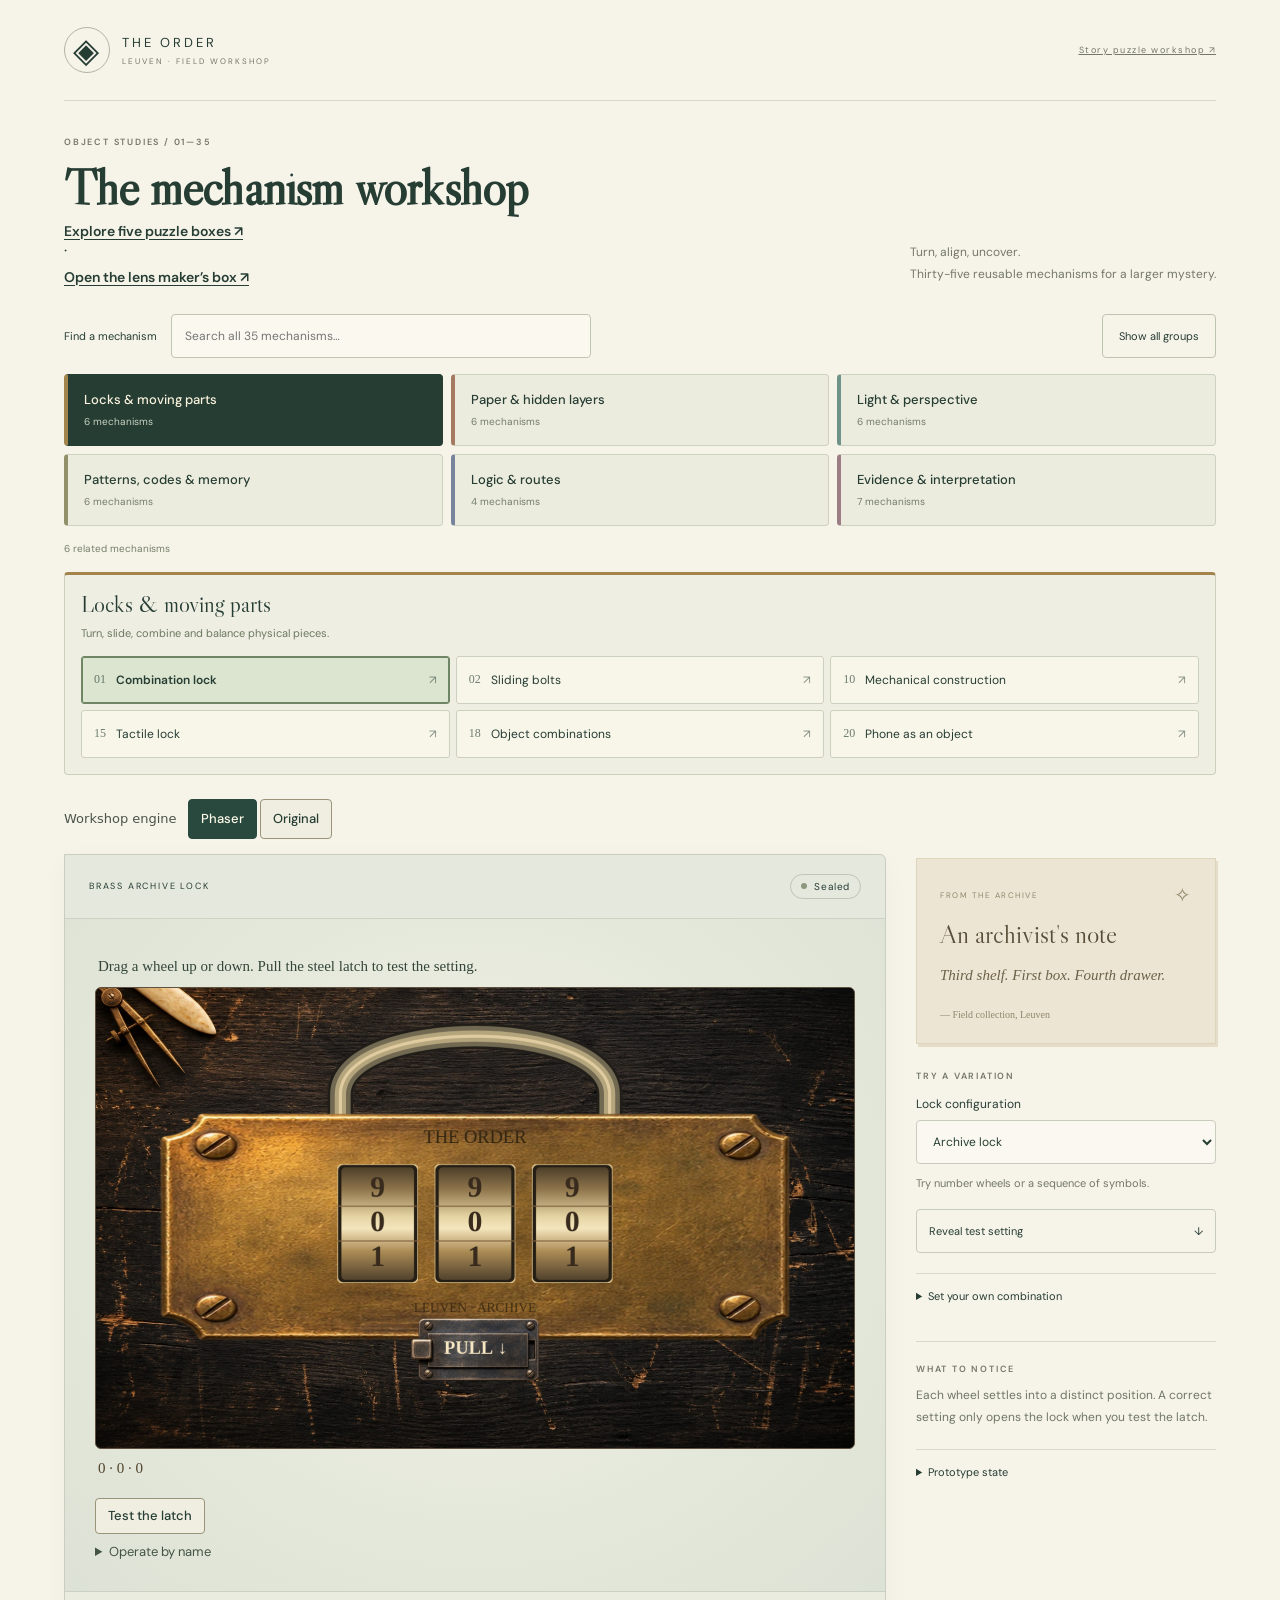
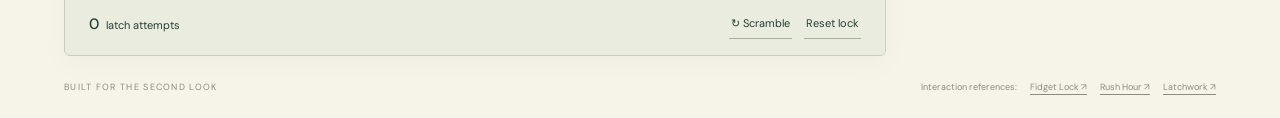
<file: index.html>
<!doctype html>
<html lang="en"><head><meta charset="UTF-8"/><meta name="viewport" content="width=device-width, initial-scale=1.0"/>
<meta name="theme-color" content="#263d34"/><meta name="description" content="Explore 35 reusable puzzle mechanics in six related families: locks and moving parts, paper and hidden layers, light and perspective, patterns and memory, logic and routes, and evidence and interpretation."/>
<title>The Mechanism Workshop · Leuven</title>  <script type="module" crossorigin src="./assets/index-DrG3NbOt.js"></script>
  <link rel="stylesheet" crossorigin href="./assets/index-dsRBHrj0.css">
</head>
<body><div id="root"></div></body></html>
</file>
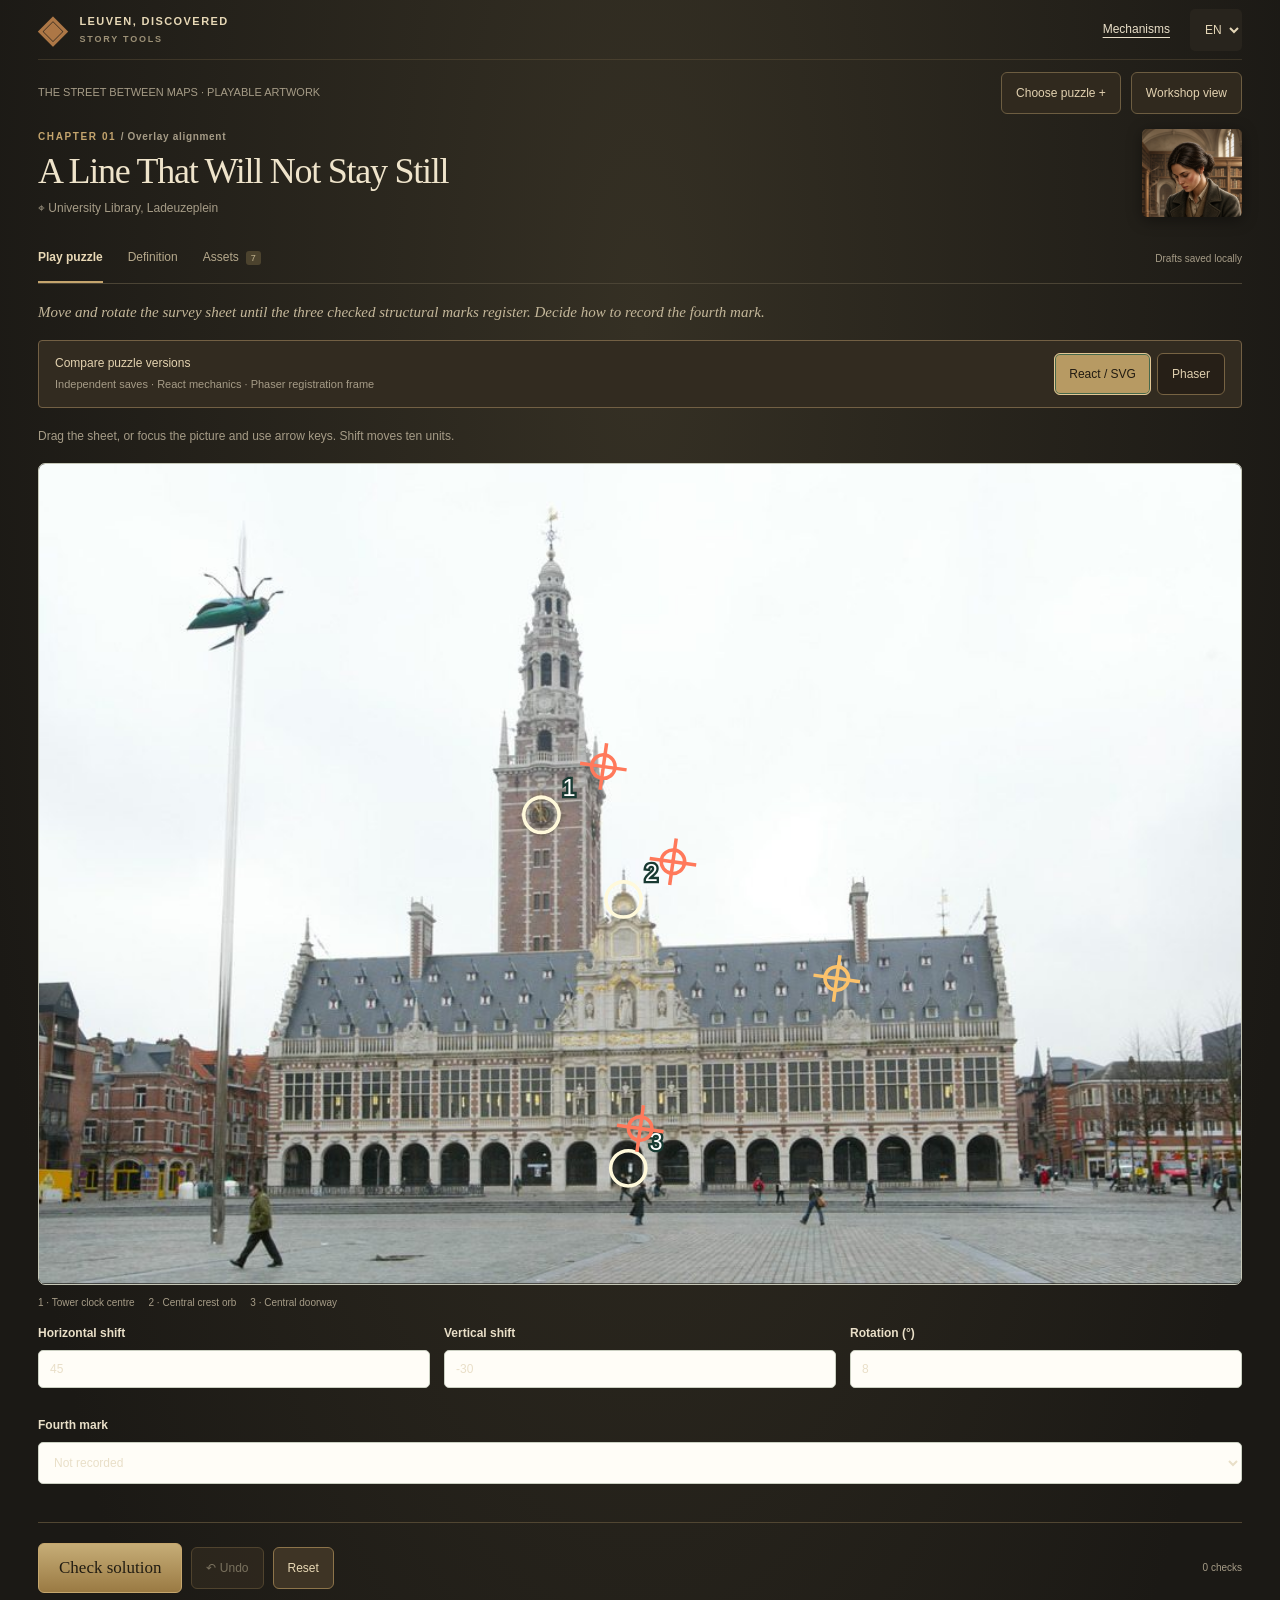
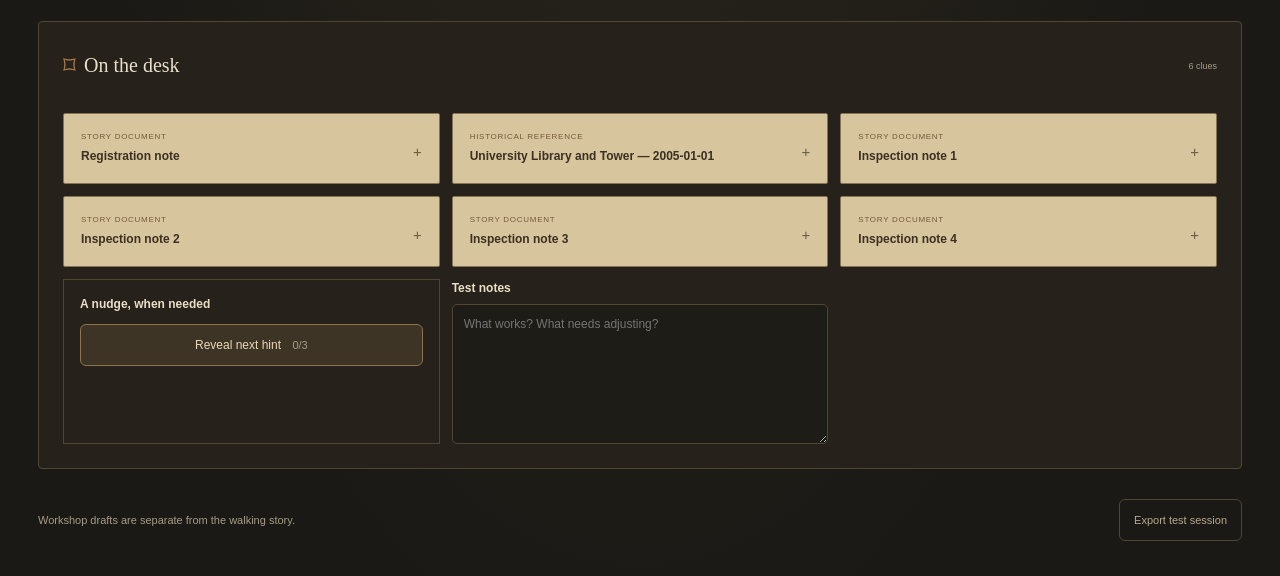
<file: puzzle-workshop/index.html>
<!doctype html>
<html lang="en"><head><meta charset="utf-8"><meta name="viewport" content="width=device-width,initial-scale=1"><meta name="theme-color" content="#234a3d"><meta name="description" content="Build, play and refine story puzzles. Explore ten Leuven chapters from The Street Between Maps or import a pack for another story."><title>Puzzle Workshop · Leuven, Discovered</title><style>body{margin:0;background:#f1f1e8}</style>  <script type="module" crossorigin src="./assets/index-VP7y7ZER.js"></script>
  <link rel="stylesheet" crossorigin href="./assets/index-D5ZzWYvT.css">
</head><body><div id="root"></div></body></html>
</file>
<file: assets/index-dsRBHrj0.css>
@import "https://fonts.googleapis.com/css2?family=DM+Sans:wght@400;500;600;700&family=Libre+Caslon+Display&display=swap";._lab_pzx80_1{--forest:#263d34;--muted:#74776b;--line:#d9d7cb;--paper:#f6f3e9;background:var(--paper);min-height:100dvh;color:var(--forest);padding:0 clamp(20px,5vw,76px);font-family:DM Sans,sans-serif}._header_pzx80_6{border-bottom:1px solid var(--line);justify-content:space-between;align-items:center;gap:16px;max-width:1240px;margin:auto;padding:27px 0;display:flex}._brand_pzx80_7{letter-spacing:3px;align-items:center;gap:12px;font-size:13px;text-decoration:none;display:flex}._brand_pzx80_7 small{letter-spacing:2px;color:var(--muted);margin-top:5px;font-size:8px;display:block}._seal_pzx80_9{border:1px solid #b1b5a1;border-radius:50%;place-items:center;width:46px;height:46px;font-family:Georgia,serif;font-size:34px;display:grid}._prototypeLabel_pzx80_10{letter-spacing:1.5px;color:var(--muted);align-items:center;gap:8px;font-size:9px;display:flex}._prototypeLabel_pzx80_10 i,._status_pzx80_11 i{background:#8c977d;border-radius:50%;width:6px;height:6px}._intro_pzx80_12{justify-content:space-between;align-items:end;gap:20px;max-width:1240px;margin:35px auto 28px;display:flex}._eyebrow_pzx80_13{letter-spacing:1.8px;color:var(--muted);font-weight:600;line-height:1.5;font-size:9px!important}._intro_pzx80_12 h1{letter-spacing:-.8px;margin:10px 0 0;font-family:Libre Caslon Display,Georgia,serif;font-size:clamp(34px,4vw,50px);line-height:1.1}._intro_pzx80_12>p{color:var(--muted);font-size:12px;line-height:1.8}._intro_pzx80_12 ._boxEntry_pzx80_16{width:fit-content;color:var(--forest);text-underline-offset:3px;margin-top:7px;font-size:14px;font-weight:600;display:block}._workspace_pzx80_17{grid-template-columns:minmax(0,1fr) 300px;align-items:start;gap:30px;max-width:1240px;margin:auto;display:grid}._workbench_pzx80_18{background:#e5e8dd;border:1px solid #c9cec0;border-radius:0 6px 6px;overflow:hidden;box-shadow:0 8px 30px #27382b08}._benchTop_pzx80_19{letter-spacing:1.8px;border-bottom:1px solid #ccd3c2;justify-content:space-between;align-items:center;gap:15px;padding:19px 24px;font-size:9px;display:flex}._status_pzx80_11{letter-spacing:.6px;border:1px solid #bdc6b3;border-radius:30px;align-items:center;gap:7px;padding:5px 10px;font-size:10px;display:flex}._status_pzx80_11[data-success=true]{color:#264926;background:#d5e3cb;border-color:#93ac84}._status_pzx80_11[data-success=true] i{background:#3d6b34}._stage_pzx80_23{background:radial-gradient(at 50% 44%,#f2f2e5 0,#e4e8db 60%,#dce2d5 100%);min-height:574px;padding:28px 30px 22px}._mechanism_pzx80_24{flex-direction:column;align-items:center;width:100%;display:flex}._lockObject_pzx80_25{flex-shrink:0;width:min(100%,360px);height:448px;position:relative}._shackle_pzx80_26{transform-origin:90% 85%;background:0 0;border:22px solid #9e9986;border-bottom:0;border-radius:90px 90px 0 0;width:50%;height:170px;transition:transform .5s;position:absolute;top:0;left:25%;box-shadow:inset 3px 3px 4px #484a3d,inset -3px 0 5px #e5e0c9,3px 1px 4px #15231b45}._lockObject_pzx80_25[data-open=true] ._shackle_pzx80_26{transform:translateY(-20px)rotate(12deg)}._lockBody_pzx80_28{z-index:2;background:linear-gradient(106deg,#b39658,#dbbf7f 20%,#e4ce96 48%,#b49a5d 84%,#907440);border:1px solid #8f7641;border-radius:12px;width:100%;padding:17px 22px 12px;position:absolute;top:114px;left:0;box-shadow:inset 0 2px 2px #fff4cf,inset 0 -5px #836b3999,0 20px 22px #26352625,0 3px 3px #3e3f2435}._lockBody_pzx80_28:before,._lockBody_pzx80_28:after{content:"+";color:#695a3a;text-align:center;background:#bca46c;border:1px solid #877340;border-radius:50%;width:13px;height:13px;font:12px/10px Georgia,serif;position:absolute;bottom:10px;box-shadow:0 1px 1px #fff1c7}._lockBody_pzx80_28:before{left:10px}._lockBody_pzx80_28:after{right:10px}._engraving_pzx80_31{letter-spacing:2px;color:#64532f;text-shadow:0 1px #eed9a2;justify-content:space-between;gap:8px;margin-bottom:2px;font:8px/1.4 Georgia,serif;display:flex}._engraving_pzx80_31 span{letter-spacing:1px;font:7px DM Sans,sans-serif}._wheels_pzx80_33{grid-template-columns:repeat(var(--wheels), minmax(0, 1fr));gap:8px;display:grid}._wheelColumn_pzx80_34{min-width:0}._wheelStep_pzx80_35{color:#6f5c33;touch-action:manipulation;background:0 0;border-radius:4px;place-items:center;width:100%;height:36px;font:22px Georgia,serif;display:grid}._wheelStep_pzx80_35:hover:not(:disabled){background:#fff1c32b}._wheel_pzx80_33{touch-action:none;cursor:grab;-webkit-user-select:none;user-select:none;background:#ddd7bd;border:3px solid #695b3f;border-radius:5px;height:120px;position:relative;overflow:hidden;box-shadow:0 1px #f8e3ac,inset 0 2px 6px #0008}._wheel_pzx80_33:active{cursor:grabbing}._wheelStack_pzx80_39{pointer-events:none;width:100%;position:absolute;top:-40px}._wheelStack_pzx80_39 span{text-align:center;color:#33362c;text-shadow:0 1px #fff;height:40px;font-family:Georgia,serif;font-size:clamp(22px,3vw,32px);line-height:40px;display:block}._wheelGlass_pzx80_41{pointer-events:none;background:linear-gradient(#252a24b0,#252a2420 31%,#0000 35%,#fff4 45%,#0000 63%,#252a2440 70%,#252a24bf);position:absolute;inset:0}._wheelGlass_pzx80_41:after{content:"";border-top:1px solid #5e513a50;border-bottom:1px solid #5e513a50;width:100%;height:40px;position:absolute;top:38px}._lockIndex_pzx80_43{color:#6f5e36;justify-content:space-between;align-items:center;margin:5px 7px 0;font-size:9px;display:flex}._lockIndex_pzx80_43 span{letter-spacing:2px;font-size:7px}._latchRail_pzx80_45{background:repeating-linear-gradient(0deg,#9a9b8b 0 1px,#727768 2px 4px);border:1px solid #949585;border-radius:6px;width:86px;height:74px;position:absolute;top:354px;left:calc(50% - 43px);box-shadow:inset 0 2px 6px #263c3366}._latch_pzx80_45{color:#354535;letter-spacing:3px;cursor:grab;touch-action:none;-webkit-user-select:none;user-select:none;z-index:3;background:linear-gradient(#d2d1bb,#babca6 45%,#7c826f 50%,#9da38c);border:1px solid #797d6c;border-radius:5px;justify-content:center;align-items:center;gap:22px;width:132px;height:44px;font-size:10px;font-weight:600;display:flex;position:absolute;top:366px;left:calc(50% - 66px);box-shadow:0 4px 7px #263c3338,inset 0 1px #f8f6e1}._latch_pzx80_45:active{cursor:grabbing}._latch_pzx80_45:disabled{opacity:1}._feedback_pzx80_49{text-align:center;color:#465442;max-width:480px;min-height:19px;margin-top:5px;font-size:12px;line-height:1.5}._feedback_pzx80_49[data-success=true]{color:#275f38;font-weight:600}._help_pzx80_51{text-align:center;color:#737c68;max-width:430px;margin-top:10px;font-size:10px;line-height:1.7}._benchBottom_pzx80_52{background:#e9ecdf;border-top:1px solid #cbd2c1;justify-content:space-between;align-items:center;gap:16px;padding:16px 24px;font-size:11px;display:flex}._benchBottom_pzx80_52 strong{margin-right:4px;font-size:15px;font-weight:500}._benchBottom_pzx80_52>div{align-items:center;gap:12px;display:flex}._benchBottom_pzx80_52 button{background:0 0;border-bottom:1px solid #a8b19b;padding:8px 2px;font-size:11px}._sidebar_pzx80_56{min-width:0;padding-top:4px}._note_pzx80_57{background:#ece5d3;border:1px solid #ded4bc;padding:23px;position:relative;box-shadow:2px 3px #e5ddc7}._noteHeading_pzx80_58{letter-spacing:1.5px;color:#93876d;justify-content:space-between;align-items:center;font-size:8px;display:flex}._noteHeading_pzx80_58 span:last-child{font-size:20px}._note_pzx80_57 h2{color:#584e39;margin:12px 0;font:26px/1.15 Libre Caslon Display,Georgia,serif}._note_pzx80_57 p{color:#6d6149;font:italic 15px/1.8 Georgia,serif}._noteSignature_pzx80_62{color:#91866e;margin-top:20px;font:10px Georgia,serif;display:block}._controls_pzx80_63{margin-top:26px}._controls_pzx80_63 label{margin:13px 0 8px;font-size:12px;display:block}._controls_pzx80_63 select,._controls_pzx80_63 input{width:100%;color:var(--forest);background:#faf8f0;border:1px solid #c9cdbd;border-radius:4px;min-height:44px;padding:12px;font-size:12px}._controlNote_pzx80_66{color:var(--muted);margin:10px 0 16px;font-size:11px;line-height:1.7}._outlineButton_pzx80_67{background:0 0;border:1px solid #c7ccbb;border-radius:4px;justify-content:space-between;align-items:center;width:100%;min-height:44px;padding:12px;font-size:11px;display:flex}._outlineButton_pzx80_67:hover{background:#e9ecdf}._reveal_pzx80_69{background:#e9ecdf;border:1px solid #cdd3c1;border-radius:4px;margin-top:9px;padding:16px}._reveal_pzx80_69 small{letter-spacing:1.4px;color:var(--muted);margin-bottom:10px;font-size:8px;display:block}._reveal_pzx80_69 strong{letter-spacing:3px;overflow-wrap:anywhere;font:26px Georgia,serif}._reveal_pzx80_69 ol{margin:0;padding-left:18px;font-size:11px;line-height:1.8}._details_pzx80_73{border-top:1px solid var(--line);margin-top:20px;font-size:11px}._details_pzx80_73 summary{cursor:pointer;padding:15px 0}._details_pzx80_73 pre{white-space:pre-wrap;overflow-wrap:anywhere;background:#e9ecdf;padding:12px;font-size:10px;line-height:1.6}._formRow_pzx80_76{gap:8px;display:flex}._formRow_pzx80_76 input{flex:1;min-width:0}._formRow_pzx80_76 button{background:var(--forest);color:#faf5df;border-radius:4px;padding:10px 15px;font-size:11px}._formError_pzx80_79{color:#99442e;margin-top:8px;font-size:11px}._observation_pzx80_80{border-top:1px solid var(--line);margin-top:23px;padding-top:21px}._observation_pzx80_80 p:last-child{color:#6f7765;margin-top:9px;font-size:12px;line-height:1.8}._footer_pzx80_82{letter-spacing:1.3px;color:#8a8d7d;justify-content:space-between;gap:14px;max-width:1240px;margin:auto;padding:25px 0;font-size:9px;display:flex}._footer_pzx80_82>span:last-child{letter-spacing:0;flex-wrap:wrap;gap:13px;display:flex}._footer_pzx80_82 a{text-underline-offset:4px}._boardFrame_pzx80_85{background:#657260;border:1px solid #515f4c;border-radius:9px;width:min(100%,408px);padding:16px;box-shadow:inset 0 1px 2px #a1af96,0 15px 25px #263c3322}._boardLabel_pzx80_86{color:#c9d0ba;letter-spacing:1.5px;justify-content:space-between;margin:0 0 12px;font-size:8px;display:flex}._board_pzx80_85{aspect-ratio:1;background-color:#d9ddc8;background-image:linear-gradient(90deg,#9ca68b60 1px,#0000 1px),linear-gradient(#9ca68b60 1px,#0000 1px);background-size:calc(100% / var(--size)) calc(100% / var(--size));border:2px solid #48563f;border-radius:3px;width:100%;position:relative;box-shadow:inset 2px 2px 8px #34492e2b}._exit_pzx80_88{z-index:2;color:#fff5d8;pointer-events:none;background:#b29457;border-radius:3px;place-items:center;width:27px;height:36px;font-size:20px;display:grid;position:absolute}._exit_pzx80_88[data-edge=right]{right:-29px;transform:translateY(-50%)}._exit_pzx80_88[data-edge=left]{left:-29px;transform:translateY(-50%)}._exit_pzx80_88[data-edge=top]{width:36px;height:27px;top:-29px;transform:translate(-50%)}._exit_pzx80_88[data-edge=bottom]{width:36px;height:27px;bottom:-29px;transform:translate(-50%)}._boardFrame_pzx80_85[data-solved=true] ._exit_pzx80_88{background:#326044}._bolt_pzx80_94{touch-action:none;-webkit-user-select:none;user-select:none;color:#30482f;cursor:grab;background:linear-gradient(110deg,#869985,#a8b8a0 48%,#738773);border:1px solid #5b715b;border-radius:5px;justify-content:space-around;align-items:center;gap:3px;padding:4px 7px;transition:left .14s,top .14s;display:flex;position:absolute;box-shadow:inset 0 1px 1px #d2ddc9,inset 0 -3px #4b634955,0 3px 4px #3e503d4f}._bolt_pzx80_94[data-axis=y]{flex-direction:column;padding:7px 4px}._bolt_pzx80_94[data-tone=brass]{color:#65502c;background:linear-gradient(115deg,#c6a362,#e6cb8b 50%,#b99b58);border-color:#9b8045;box-shadow:inset 0 1px 1px #fff0c4,inset 0 -3px #84672d55,0 3px 4px #3e503d4f}._bolt_pzx80_94[data-tone=copper]{color:#654c3a;background:linear-gradient(110deg,#ae8872,#d1ab8c 48%,#a17b63);border-color:#8a6e55}._bolt_pzx80_94[data-selected=true]{outline-offset:1px;outline:2px solid #35513c}._bolt_pzx80_94:focus-visible{outline-offset:2px;outline:3px solid #274d37}._bolt_pzx80_94[data-dragging=true]{cursor:grabbing;z-index:3;transition:none;box-shadow:0 6px 9px #233e3545}._bolt_pzx80_94:disabled{opacity:1}._boltName_pzx80_102{text-shadow:0 1px #ffffff50;font:15px Georgia,serif}._bolt_pzx80_94[data-target=true] ._boltName_pzx80_102{letter-spacing:1.6px;font:9px DM Sans,sans-serif}._boltGrip_pzx80_104{background:repeating-linear-gradient(90deg,#32452b40 0 1px,#ffffff20 1px 3px);width:12px;height:18px}._bolt_pzx80_94[data-axis=y] ._boltGrip_pzx80_104{transform:rotate(90deg)}._boltDirection_pzx80_106{opacity:.65;font-size:16px}._nudge_pzx80_107{align-items:center;gap:8px;margin:20px 0 7px;display:flex}._nudge_pzx80_107>span{color:#637259;margin-right:8px;font-size:11px}._smallButton_pzx80_109{background:#edf0e1;border:1px solid #a9b69c;border-radius:4px;min-width:44px;height:38px;font-size:18px}@media (width<=1000px){._workspace_pzx80_17{grid-template-columns:minmax(0,1fr) 270px;gap:20px}._lab_pzx80_1{padding:0 28px}._stage_pzx80_23{padding-left:22px;padding-right:22px}}@media (width<=760px){._lab_pzx80_1{padding:0 18px}._header_pzx80_6{padding:20px 0}._prototypeLabel_pzx80_10{font-size:0}._intro_pzx80_12{margin:26px 0 24px}._intro_pzx80_12>p{display:none}._workspace_pzx80_17{grid-template-columns:1fr;gap:24px}._sidebar_pzx80_56{grid-template-columns:1fr 1fr;gap:22px;display:grid}._controls_pzx80_63,._sidebar_pzx80_56>._details_pzx80_73,._observation_pzx80_80{margin-top:0}._stage_pzx80_23{min-height:560px;padding:24px 24px 20px}._benchTop_pzx80_19{letter-spacing:1.1px;padding:16px;font-size:8px}._footer_pzx80_82{flex-direction:column;padding-bottom:30px;line-height:1.8}}@media (width<=440px){._sidebar_pzx80_56{grid-template-columns:1fr;gap:20px}._stage_pzx80_23{min-height:540px;padding:27px 20px 20px}._stage_pzx80_23[data-mode=sliding]{min-height:0}._lockBody_pzx80_28{padding-left:12px;padding-right:12px}._wheels_pzx80_33{gap:4px}._wheelStack_pzx80_39 span{font-size:24px}._engraving_pzx80_31{letter-spacing:1px}._boardFrame_pzx80_85{padding:11px}._exit_pzx80_88[data-edge=right]{width:22px;right:-23px}._bolt_pzx80_94{gap:1px;padding:4px}._bolt_pzx80_94[data-axis=y]{padding:4px}._boltName_pzx80_102{font-size:13px}._boltDirection_pzx80_106{font-size:12px}._boltGrip_pzx80_104{width:7px;height:13px}._benchBottom_pzx80_52{padding:13px 16px}._benchBottom_pzx80_52>div{gap:10px}._help_pzx80_51{font-size:10px}}@media (prefers-reduced-motion:reduce){._shackle_pzx80_26,._bolt_pzx80_94{transition:none}}._footer_pzx80_82>span:last-child{flex-wrap:wrap}.mech-clues{color:#3e4b3d;padding-left:1.4rem;font:15px/1.55 Georgia,serif}.mech-clues li+li{margin-top:.4rem}.mech-engine>span{color:#4b5449;margin-right:8px;font:13px system-ui,sans-serif}.mech-engine{flex-wrap:wrap;align-items:center;gap:3px;max-width:1240px;margin:0 auto 15px;display:flex}.mech-engine button,.mech-desk button,.mech-desk select{color:#263d34;cursor:pointer;background:#f0eee1;border:1px solid #9b937a;border-radius:4px;padding:8px 12px;font:500 13px/1.4 DM Sans,system-ui,sans-serif}.mech-engine button{min-height:40px}.mech-engine button[aria-pressed=true],.mech-desk button[aria-pressed=true]{color:#fffae9;background:#29493e;border-color:#29493e}.mech-engine a{color:#365342;margin-left:auto;font-size:13px}.mech-desk{text-align:left;width:100%;min-width:0}.mech-direction,.mech-readout{color:#34463a;margin:0;padding:9px 3px;font:15px/1.45 Georgia,serif}.mech-readout{color:#56452e}.mech-frame{background:#30271e;border:1px solid #5f5140;border-radius:6px;position:relative;overflow:hidden}.mech-canvas{touch-action:none;width:100%;overflow:hidden}.mech-canvas canvas{touch-action:none;margin:0;display:block}.mech-actions,.mech-fine>div{flex-wrap:wrap;align-items:center;gap:7px;margin:9px 0 4px;display:flex}.mech-fine{color:#435446;margin:9px 0;font-size:13px}.mech-fine summary{cursor:pointer;width:fit-content}.mech-fine label{align-items:center;gap:6px;display:flex}.mech-fine select{max-width:min(280px,65vw)}.mech-loading{color:#eddfbf;background:#32281be0;justify-content:center;align-items:center;gap:8px;display:flex;position:absolute;inset:0}.mech-desk button:disabled{opacity:.5;cursor:default}.mech-canvas:focus-within{outline-offset:-3px;outline:2px solid #bd964e}.mech-engine a:focus-visible,.mech-desk :focus-visible{outline-offset:2px;outline:2px solid #a16f30}@media (width<=600px){.mech-engine{margin:0 0 10px}.mech-engine button,.mech-desk button{min-height:40px}.mech-direction,.mech-readout{font-size:14px}.mech-engine a{font-size:12px}}._dial_2pis3_1{aspect-ratio:1;filter:drop-shadow(0 14px 12px #293e3028);width:min(100%,400px);position:relative}._svg_2pis3_2{touch-action:none;-webkit-user-select:none;user-select:none;width:100%;height:100%;display:block;overflow:visible}._track_2pis3_3{cursor:grab;touch-action:none;-webkit-user-select:none;user-select:none;outline:none}._track_2pis3_3:active,._track_2pis3_3[data-dragging=true]{cursor:grabbing}._track_2pis3_3 text{fill:#354331;paint-order:stroke;stroke:#fff5d21a;stroke-width:.5px;font-family:Georgia,serif}._track_2pis3_3[data-selected=true] ._edge_2pis3_6{stroke:#354f36;stroke-width:2px}._svg_2pis3_2 ._track_2pis3_3:focus-visible{outline:none}._track_2pis3_3:focus-visible ._edge_2pis3_6{stroke:#243c25;stroke-width:3px;stroke-dasharray:5 3}._track_2pis3_3[aria-disabled=true]{cursor:default}._hub_2pis3_11{color:#4e573a;letter-spacing:1.2px;background:radial-gradient(circle at 35% 30%,#e0ce98,#baaa72 60%,#9b8c57);border:1px solid #8f8353;border-radius:50%;flex-direction:column;justify-content:center;align-items:center;width:14.8%;height:14.8%;font:9px/1.5 DM Sans,sans-serif;display:flex;position:absolute;top:42.6%;left:42.6%;box-shadow:inset 0 1px 2px #ffefb8,0 3px 5px #293c3245}._hub_2pis3_11 span{letter-spacing:1.2px;font:8px/1.5 DM Sans,sans-serif}._hub_2pis3_11:disabled{opacity:1}._dial_2pis3_1[data-open=true] ._hub_2pis3_11{color:#2f5032;background:radial-gradient(circle at 35% 30%,#becfa8,#87a275)}._dial_2pis3_1[data-open=true] ._hub_2pis3_11 span{font-size:20px;line-height:1}._readouts_2pis3_19{justify-content:center;gap:9px;width:min(100%,330px);margin-top:18px;display:flex}._readout_2pis3_19{color:#43543c;background:#edf0e2;border:1px solid #b9c1ac;border-radius:5px;flex:1;min-width:0;max-width:90px;padding:8px 11px}._readout_2pis3_19[aria-pressed=true]{border-color:#3e5b41;box-shadow:0 0 0 1px #3e5b4125}._readoutTop_2pis3_22{color:#77836a;justify-content:space-between;align-items:center;gap:12px;font:9px Georgia,serif;display:flex}._readout_2pis3_19 i{background:#d4d9c5;border:1px solid #a8b197;border-radius:50%;width:6px;height:6px}._readout_2pis3_19 i[data-status=Aligned]{background:#4b7850;border-color:#3a6540;box-shadow:0 0 4px #638a5d50}._readout_2pis3_19 i[data-status=Unaligned]{background:#bf9870;border-color:#aa825b}._readout_2pis3_19 strong{margin:2px 0;font:24px/1.25 Georgia,serif;display:block}._readout_2pis3_19 small{color:#7a846e;font:8px DM Sans,sans-serif;display:block}._decoded_2pis3_28{text-align:center;background:#eef0df;border:1px solid #c2c8b1;border-radius:4px;width:min(100%,420px);margin:5px 0 12px;padding:12px 16px}._decoded_2pis3_28 small{letter-spacing:1.4px;color:#7d846d;margin-bottom:8px;font-size:8px;display:block}._decoded_2pis3_28 output{letter-spacing:1.1px;overflow-wrap:anywhere;color:#3c5339;font:15px/1.7 Georgia,serif;display:block}._options_2pis3_31{margin-top:15px}._options_2pis3_31 label{align-items:center;gap:9px;font-size:11px;line-height:1.5;display:flex}._options_2pis3_31 input[type=checkbox]{accent-color:#3b5b40;flex-shrink:0;width:16px;height:16px;min-height:16px}._options_2pis3_31 textarea{resize:vertical;color:#3d4f37;background:#faf8f0;border:1px solid #c9cdbd;border-radius:4px;width:100%;min-height:86px;padding:11px;font:12px/1.6 DM Sans,sans-serif}._options_2pis3_31 textarea:focus-visible{outline-offset:4px;outline:3px solid #b9764e}@media (width<=440px){._hub_2pis3_11,._hub_2pis3_11 span{letter-spacing:.6px;font-size:7px}._readouts_2pis3_19{gap:6px}._readout_2pis3_19{padding:7px 9px}._readout_2pis3_19 strong{font-size:21px}._readout_2pis3_19 small{font-size:8px}._decoded_2pis3_28 output{font-size:13px}}._documentStage_1w7co_1{background:radial-gradient(at 50% 20%,#eff0e3,#dfe5d5);padding:24px clamp(12px,2.5vw,28px)}._mechanism_1w7co_2{width:100%;min-width:0}._surface_1w7co_3,._dragSurface_1w7co_3,._comparisonSurface_1w7co_3{background:#e6e2cf;border:1px solid #bac0aa;border-radius:3px;width:100%;height:auto;display:block;overflow:hidden;box-shadow:0 9px 24px #35443115}._dragSurface_1w7co_3,._paperHandle_1w7co_4{touch-action:none;-webkit-user-select:none;user-select:none;cursor:grab}._dragSurface_1w7co_3:active,._paperHandle_1w7co_4:active{cursor:grabbing}._comparisonSurface_1w7co_3{cursor:crosshair;touch-action:manipulation}._dragSurface_1w7co_3:focus-visible,._comparisonSurface_1w7co_3:focus-visible{outline-offset:4px;outline:3px solid #768e62}._paperHandle_1w7co_4:focus-visible{outline:none}._paperHandle_1w7co_4:focus-visible>path{stroke:#2b633c;stroke-width:4px}._plateHeading_1w7co_10{letter-spacing:1.3px;color:#6e7962;justify-content:space-between;align-items:center;gap:12px;margin:0 0 12px;font-size:9px;line-height:1.5;display:flex}._readout_1w7co_11{font-variant-numeric:tabular-nums;color:#67735c;justify-content:center;gap:22px;padding:12px;font-size:11px;display:flex}._rangeGrid_1w7co_12{grid-template-columns:1fr 1fr;gap:12px 22px;padding:12px 0;display:grid}._rangeGrid_1w7co_12 label,._wipeControl_1w7co_13{color:#58674d;font-size:11px;line-height:1.8}._rangeGrid_1w7co_12 output{float:right;color:#82876f;font-variant-numeric:tabular-nums}._rangeGrid_1w7co_12 label:last-child{grid-column:1/-1}._rangeGrid_1w7co_12 input,._wipeControl_1w7co_13 input{accent-color:#657d53;cursor:pointer;width:100%;height:28px;display:block}._check_1w7co_17{color:#f9f3dd;letter-spacing:.3px;background:#354c3c;border:1px solid #354c3c;border-radius:3px;justify-content:space-between;width:100%;margin-top:14px;padding:14px 18px;font-size:12px;display:flex}._check_1w7co_17:hover:not(:disabled){background:#476044}._check_1w7co_17:disabled{opacity:.65}._feedback_1w7co_20{text-align:center;color:#586248;max-width:580px;min-height:48px;margin:16px auto 0;font:15px/1.6 Georgia,serif}._feedback_1w7co_20[data-success=true]{color:#2d633f;font-weight:700}._help_1w7co_22{text-align:center;color:#748069;max-width:580px;margin:10px auto 0;font-size:10px;line-height:1.7}._caption_1w7co_23{color:#6d795e;text-align:center;margin:15px 0 0;font-size:11px}._segmented_1w7co_24{gap:5px;margin-top:14px;margin-bottom:14px;display:flex}._segmented_1w7co_24:first-child{margin-top:0}._segmented_1w7co_24 button,._paperTools_1w7co_26 button,._slotTools_1w7co_26 button{color:#526448;background:#edf0e1;border:1px solid #b9c2a9;border-radius:3px;min-height:40px;padding:9px 12px;font-size:11px}._segmented_1w7co_24 button{flex:1}._segmented_1w7co_24 button[aria-pressed=true]{color:#fff9e8;background:#738166;border-color:#738166}._paperTools_1w7co_26{grid-template-columns:repeat(3,1fr);gap:7px;display:grid}._paperTools_1w7co_26 button:disabled,._slotTools_1w7co_26 button:disabled{opacity:.45;cursor:default}._slotTools_1w7co_26{flex-wrap:wrap;align-items:center;gap:6px;margin-top:12px;display:flex}._slotTools_1w7co_26 span{color:#738165;margin-right:auto;font-size:10px}._slotTools_1w7co_26 button{min-height:34px;padding:7px 10px}._comparisonPair_1w7co_34{grid-template-columns:1fr 1fr;align-items:start;gap:10px;display:grid}._wipeControl_1w7co_13{text-align:center;margin-top:14px;display:block}._checkOption_1w7co_36._checkOption_1w7co_36{color:#65735c;align-items:center;gap:8px;margin:16px 0;font-size:11px;display:flex}._checkOption_1w7co_36 input[type=checkbox]{accent-color:#6c825b;flex:0 0 16px;width:16px;height:16px;min-height:16px;margin:0;padding:0}._artNote_1w7co_38{color:#879078;margin:15px 0 0;font-size:9px;line-height:1.6}._solution_1w7co_39{white-space:pre-line;font:12px/1.8 DM Sans,sans-serif}@media (width<=680px){._documentStage_1w7co_1{padding:20px 12px}._comparisonPair_1w7co_34{grid-template-columns:1fr;gap:20px}._plateHeading_1w7co_10{letter-spacing:.8px;font-size:8px}._readout_1w7co_11{gap:16px}._rangeGrid_1w7co_12{gap:8px 15px}._segmented_1w7co_24 button,._paperTools_1w7co_26 button{padding:10px 7px;font-size:10px}._feedback_1w7co_20{font-size:14px}}._touchSurface_1w7co_50{touch-action:none;-webkit-user-select:none;user-select:none}._surface_z5h0t_1{background:#d9decd;border:1px solid #b7bfa7;border-radius:3px;width:100%;height:auto;display:block;overflow:hidden}._fragment_z5h0t_2{cursor:grab;touch-action:none;-webkit-user-select:none;user-select:none}._fragment_z5h0t_2:active{cursor:grabbing}._fragment_z5h0t_2:focus-visible{filter:drop-shadow(0 0 3px #365e3f);outline:none}._tools_z5h0t_5{flex-wrap:wrap;align-items:flex-end;gap:8px;margin-top:15px;display:flex}._tools_z5h0t_5 label{color:#58684e;flex:150px;font-size:10px;line-height:1.8}._tools_z5h0t_5 select{color:#43583e;width:100%;min-height:40px;font:inherit;background:#f0f1e5;border:1px solid #b9c2a9;border-radius:3px;padding:8px;font-size:11px;display:block}._tools_z5h0t_5 button{color:#526448;background:#edf0e1;border:1px solid #b9c2a9;border-radius:3px;min-height:40px;padding:9px 12px;font-size:11px}._tools_z5h0t_5 button:hover:not(:disabled){background:#e1e6d4}._tools_z5h0t_5 button:disabled{opacity:.45;cursor:default}._foldHandle_z5h0t_11{cursor:ew-resize;touch-action:none;-webkit-user-select:none;user-select:none}._foldHandle_z5h0t_11[data-axis=y]{cursor:ns-resize}._foldHandle_z5h0t_11:focus-visible{filter:drop-shadow(0 0 3px #365e3f);outline:none}._scratchSurface_z5h0t_14{touch-action:none;-webkit-user-select:none;user-select:none;cursor:crosshair}._scratchSurface_z5h0t_14:focus-visible{outline-offset:4px;outline:3px solid #748961}._range_z5h0t_16{color:#5a6b4f;margin-top:13px;font-size:11px;line-height:1.8;display:block}._range_z5h0t_16 input{accent-color:#627c53;width:100%;height:28px;display:block}._range_z5h0t_16 output{float:right;font-variant-numeric:tabular-nums}._progress_z5h0t_19{flex-wrap:wrap;gap:8px 20px;margin:13px 0 0;display:flex}._progress_z5h0t_19 label{color:#62735a;flex:90px;font-size:10px}._progress_z5h0t_19 span{float:right;font-variant-numeric:tabular-nums}._progress_z5h0t_19 progress{accent-color:#70855b;width:100%;height:5px;margin-top:6px;display:block}._chip_z5h0t_23{fill:#f1ebd8;stroke:#647a56;stroke-width:1.5px}@media (width<=560px){._tools_z5h0t_5{gap:6px}._tools_z5h0t_5 button{padding:9px;font-size:10px}._tools_z5h0t_5 label{flex-basis:100%}}._touchSurface_z5h0t_27{touch-action:none;-webkit-user-select:none;user-select:none}._handle_1mb71_1{touch-action:none;cursor:grab;-webkit-user-select:none;user-select:none}._handle_1mb71_1:active{cursor:grabbing}._handle_1mb71_1:focus-visible{filter:drop-shadow(0 0 3px #426d44);outline:none}._pair_1mb71_4{grid-template-columns:1fr 1fr;gap:16px;display:grid}._pair_1mb71_4>div{min-width:0}._caption_1mb71_6{letter-spacing:1.4px;color:#65765a;margin:0 0 9px;font-size:9px;display:block}._metrics_1mb71_7{flex-wrap:wrap;gap:12px;margin:15px 0;display:flex}._metric_1mb71_7{color:#617057;background:#e9eddd;border:1px solid #bcc5ac;flex:120px;padding:10px 12px;font-size:10px;line-height:1.6}._metric_1mb71_7 strong{color:#475e43;font-size:13px;font-weight:500;display:block}._metric_1mb71_7[data-ready=true]{background:#e2ead3;border-color:#859e71}._twoRanges_1mb71_11{grid-template-columns:1fr 1fr;gap:20px;display:grid}._notice_1mb71_12{color:#8d6044;text-align:center;min-height:20px;margin:8px 0 0;font-size:11px;line-height:1.6}._filterOptions_1mb71_13{flex-wrap:wrap;align-items:center;gap:6px;margin-top:15px;display:flex}._filterOptions_1mb71_13 button{color:#526747;background:#edf0e2;border:1px solid #b4bfa6;border-radius:3px;flex:65px;min-height:40px;padding:10px;font-size:11px}._filterOptions_1mb71_13 button[aria-pressed=true]{color:#fff8e5;background:#6d805c;border-color:#6d805c}._filterOptions_1mb71_13 button:disabled{opacity:.6}._compare_1mb71_17{flex-wrap:wrap;justify-content:space-between;align-items:center;gap:12px;display:flex}._compare_1mb71_17 button{color:#5b7050;background:0 0;border:1px solid #b4bfa6;border-radius:3px;min-height:38px;padding:9px 12px;font-size:10px}._compare_1mb71_17 button[aria-pressed=true]{background:#d8e1cb}._originalTag_1mb71_20{text-align:center;color:#718163;min-height:15px;margin:8px 0 0;font-size:10px}._cornerList_1mb71_21{flex-wrap:wrap;gap:6px;margin-top:14px;display:flex}._cornerList_1mb71_21 button{color:#5a6e4e;background:#e9eede;border:1px solid #b4bfa6;border-radius:3px;flex:70px;min-height:38px;font-size:10px}._cornerList_1mb71_21 button[aria-pressed=true]{color:#fff8e5;background:#6d805c}@media (width<=760px){._pair_1mb71_4{grid-template-columns:1fr}}@media (width<=560px){._twoRanges_1mb71_11{grid-template-columns:1fr;gap:0}._metric_1mb71_7{flex-basis:85px;padding:9px}._metric_1mb71_7 strong{font-size:12px}}._selection_1k8hx_1{flex-wrap:wrap;gap:6px;margin:14px 0 9px;display:flex}._selection_1k8hx_1 button,._placements_1k8hx_2 button,._smallButton_1k8hx_2{color:#465c42;background:#edf0e1;border:1px solid #aeb99f;border-radius:3px;min-height:40px;padding:9px 11px;font-size:11px}._selection_1k8hx_1 button{flex:60px}._selection_1k8hx_1 button[aria-pressed=true]{color:#fff8e7;background:#647c54;border-color:#647c54}._selection_1k8hx_1 button:disabled,._placements_1k8hx_2 button:disabled,._smallButton_1k8hx_2:disabled{opacity:.5}._placements_1k8hx_2{flex-wrap:wrap;gap:6px;display:flex}._placements_1k8hx_2 button{flex:70px}._clues_1k8hx_8{gap:6px;margin:17px 0 0;padding:0;list-style:none;display:grid}._clues_1k8hx_8 li{color:#4b5d46;background:#f3efdf;border-left:2px solid #b7b49b;align-items:baseline;gap:10px;padding:10px 12px;font-size:12px;line-height:1.6;display:flex}._clues_1k8hx_8 li[data-status=met]{border-color:#698355}._clues_1k8hx_8 li[data-status=broken]{border-color:#a36c48}._clues_1k8hx_8 small{white-space:nowrap;color:#65765a;margin-left:auto;font-size:9px}._handle_1k8hx_13{cursor:grab;touch-action:none;-webkit-user-select:none;user-select:none}._handle_1k8hx_13:active{cursor:grabbing}._handle_1k8hx_13:focus-visible{filter:drop-shadow(0 0 3px #255b40);outline:none}._target_1k8hx_16{cursor:pointer}._target_1k8hx_16:focus-visible{filter:drop-shadow(0 0 3px #255b40);outline:none}._board_1k8hx_18{background:#d1d7bf;border:1px solid #aab594;border-radius:3px;grid-template-columns:1fr 1fr;gap:44px;padding:18px;display:grid;position:relative}._column_1k8hx_19{z-index:1;flex-direction:column;gap:16px;min-width:0;display:flex}._source_1k8hx_20,._claim_1k8hx_20{background:#f5edda;border:1px solid #d5c7a6;min-width:0;padding:14px;box-shadow:2px 3px #5c654525}._source_1k8hx_20 h3,._claim_1k8hx_20 h3{color:#485a42;margin:5px 0 12px;font:19px/1.35 Georgia,serif}._eyebrow_1k8hx_22{color:#7a8065;letter-spacing:1.2px;font-size:8px}._excerpt_1k8hx_23{text-align:left;color:#4b5944;background:#faf6e9;border:1px solid #ded3bb;border-radius:2px;gap:8px;width:100%;margin:7px 0 0;padding:9px 8px;font-size:11px;line-height:1.65;display:flex}._excerpt_1k8hx_23[aria-pressed=true]{background:#e4eacb;border-color:#587849;box-shadow:inset 3px 0 #587849}._excerpt_1k8hx_23 b{color:#80906f;flex:0 0 18px;font-size:9px;font-weight:500}._claim_1k8hx_20{background:#e9ecd8;border-color:#b4c19d}._claim_1k8hx_20>p{color:#43583f;margin:10px 0;font:14px/1.6 Georgia,serif}._claim_1k8hx_20 label{color:#5b7050;font-size:10px;display:block}._claim_1k8hx_20 select{color:#43583f;background:#f3f4e8;border:1px solid #aab69b;border-radius:2px;width:100%;min-height:38px;margin-top:5px;padding:7px;font-size:11px}._claim_1k8hx_20 ._smallButton_1k8hx_2{background:#f2f2e3;width:100%;margin-top:10px}._links_1k8hx_31{flex-wrap:wrap;align-items:center;gap:5px;min-height:26px;margin-top:10px;display:flex}._links_1k8hx_31 button{color:#4c6742;background:#f5f3e4;border:1px solid #aab899;border-radius:20px;min-height:29px;padding:3px 9px;font-size:10px}._links_1k8hx_31 span{color:#7c876a;font-size:10px}._threads_1k8hx_34{pointer-events:none;width:100%;height:100%;position:absolute;inset:0;overflow:hidden}._verdict_1k8hx_35{color:#886044;margin-top:10px;font-size:10px}._verdict_1k8hx_35[data-correct=true]{color:#456a3b}._pinRanges_1k8hx_37{grid-template-columns:1fr 1fr;gap:0 20px;display:grid}._linkages_1k8hx_38{color:#667257;background:#eee9d5;margin-top:12px;padding:12px;font-size:11px;line-height:1.8}@media (width<=780px){._board_1k8hx_18{grid-template-columns:1fr;gap:18px;padding:12px}._threads_1k8hx_34{display:none}._column_1k8hx_19{gap:12px}._excerpt_1k8hx_23{font-size:12px}}@media (width<=460px){._clues_1k8hx_8 li{padding:9px;font-size:11px}._clues_1k8hx_8 small{font-size:8px}._pinRanges_1k8hx_37{gap:0 12px}}._tools_s7um2_1{flex-wrap:wrap;gap:8px;margin:12px 0;display:flex}._tools_s7um2_1 button,._secondary_s7um2_1{color:#405b4c;min-height:40px;font:inherit;cursor:pointer;background:#edf0df;border:1px solid #a9b793;border-radius:2px;flex:1;padding:10px 12px;font-size:11px}._tools_s7um2_1 button[aria-pressed=true]{color:#fff;background:#698154}._tools_s7um2_1 button:disabled,._secondary_s7um2_1:disabled{opacity:.45;cursor:default}._tools_s7um2_1 button:focus-visible,._secondary_s7um2_1:focus-visible,._ornament_s7um2_1:focus-visible,._bay_s7um2_1:focus-visible{outline-offset:3px;outline:2px solid #947741}._mirror_s7um2_1{cursor:grab;touch-action:none;outline:none}._mirror_s7um2_1:focus-visible>circle:first-child{stroke:#896f3c;stroke-width:2px}._phase_s7um2_1{color:#657a55;text-align:center;margin:16px 0;font-size:12px;line-height:1.8}._record_s7um2_1{text-align:center;color:#7a8866;font-size:10px}._steering_s7um2_1{grid-template-columns:150px 1fr;align-items:center;gap:24px;display:grid}._joystick_s7um2_1{touch-action:none;cursor:grab;width:150px;display:block}._joystick_s7um2_1:focus-visible{outline-offset:2px;outline:2px solid #947741}._range_s7um2_1{color:#526d50;flex-direction:column;gap:8px;margin:10px 0;font-size:11px;display:flex}._range_s7um2_1 input{accent-color:#6b8356;width:100%}._sensor_s7um2_1{border-top:1px solid #c4cdb6;border-bottom:1px solid #c4cdb6;margin-top:18px;padding:10px 0}._sensor_s7um2_1 p{color:#6e7d5f;font-size:11px;line-height:1.8}._memoryFrame_s7um2_1{background:#d6dcc5;border:1px solid #a6b394;border-radius:3px;padding:20px}._memoryHeading_s7um2_1{text-align:center;letter-spacing:2px;color:#6f815d;margin:2px 0 18px;font-size:9px}._memoryGrid_s7um2_1{gap:10px;display:grid}._bay_s7um2_1{color:#65794e;min-width:0;min-height:112px;font:inherit;background:#eae6ce;border:1px solid #b7b291;border-radius:4px;flex-direction:column;align-items:center;padding:9px 6px;display:flex;box-shadow:inset 0 4px 9px #6f785812}._bay_s7um2_1 small{color:#8d9577;letter-spacing:1px;margin-bottom:5px;font-size:9px}._bay_s7um2_1 svg{width:56px;max-width:100%;height:56px}._bay_s7um2_1 span{font-size:11px}._bay_s7um2_1:disabled{cursor:default;opacity:1}._bay_s7um2_1:not(:disabled){cursor:pointer}._emptyBay_s7um2_1{color:#aab295;margin:auto;font-family:Georgia,serif!important;font-size:30px!important}._ornaments_s7um2_1{flex-wrap:wrap;gap:8px;margin:18px 0 12px;display:flex}._ornament_s7um2_1{color:#667e51;cursor:grab;touch-action:none;min-width:75px;font:inherit;background:#e6e9d6;border:1px solid #a9b796;flex-direction:column;flex:1;align-items:center;padding:10px 6px;display:flex}._ornament_s7um2_1 svg{width:45px;height:45px}._ornament_s7um2_1 span{margin-top:4px;font-size:11px}._ornament_s7um2_1[aria-pressed=true]{background:#c1cfad;border-color:#748c5d}._ornament_s7um2_1:disabled{opacity:.65;cursor:default}._ghost_s7um2_1{z-index:50;pointer-events:none;color:#5e7350;background:#f4ebcf;border:1px solid #b6aa7b;border-radius:3px;padding:13px 18px;font-size:12px;position:fixed;transform:translate(-50%,-50%);box-shadow:0 6px 24px #233b3025}._secondary_s7um2_1{width:100%}@media (width<=520px){._memoryFrame_s7um2_1{padding:12px 9px}._memoryGrid_s7um2_1{gap:6px}._bay_s7um2_1{min-height:94px;padding:7px 3px}._bay_s7um2_1 svg{width:40px;height:40px}._bay_s7um2_1 span{font-size:10px}._bay_s7um2_1 small{letter-spacing:0;font-size:8px}._steering_s7um2_1{grid-template-columns:110px 1fr;gap:12px}._joystick_s7um2_1{width:110px}._tools_s7um2_1 button{min-width:70px;padding:9px 7px}._ornament_s7um2_1{min-width:56px}._ornament_s7um2_1 svg{width:36px;height:36px}._memoryHeading_s7um2_1{letter-spacing:1px;font-size:8px}}._catalogue_1i2ft_1{max-width:1240px;color:var(--forest);margin:0 auto 24px}._toolbar_1i2ft_2{align-items:flex-end;gap:16px;margin-bottom:16px;display:flex}._toolbar_1i2ft_2 label{flex:1;align-items:center;gap:14px;font-size:11px;display:flex}._toolbar_1i2ft_2 input{width:100%;min-width:0;max-width:420px;min-height:44px;color:var(--forest);background:#faf8ef;border:1px solid #bfc6b2;border-radius:4px;padding:11px 13px;font:12px DM Sans,sans-serif}._allToggle_1i2ft_5{background:0 0;border:1px solid #bcc4b0;border-radius:4px;min-height:44px;padding:11px 16px;font-size:11px}._allToggle_1i2ft_5[aria-pressed=true]{background:#e2e7d7;border-color:#6b8264}._families_1i2ft_7{grid-template-columns:repeat(3,minmax(0,1fr));gap:8px;display:grid}._families_1i2ft_7 button{text-align:left;border:1px solid #cdd1c0;border-left:4px solid var(--family-color);min-height:72px;color:var(--forest);background:#ececde;border-radius:4px;flex-direction:column;justify-content:center;align-items:flex-start;gap:6px;padding:12px 16px;display:flex;position:relative}._families_1i2ft_7 strong{font-size:13px;font-weight:500;line-height:1.4}._families_1i2ft_7 span{color:#737d68;font-size:10px}._families_1i2ft_7 button[aria-pressed=true]{background:var(--forest);color:#faf3dc;border-color:var(--forest);border-left-color:var(--family-color)}._families_1i2ft_7 button[aria-pressed=true] span{color:#c8d2bd}._resultBar_1i2ft_13{color:#748068;justify-content:space-between;align-items:center;gap:12px;min-height:38px;margin:4px 0;font-size:10px;display:flex}._resultBar_1i2ft_13 button{text-underline-offset:3px;min-height:36px;color:var(--forest);background:0 0;padding:8px 4px;font-size:11px;text-decoration:underline}._family_1i2ft_15{border:1px solid #cbd0bd;border-top:3px solid var(--family-color);background:#eeeee2;border-radius:4px;min-width:0;padding:16px}._familyHeading_1i2ft_16{margin-bottom:13px}._familyHeading_1i2ft_16 h2{margin:0 0 6px;font:23px/1.2 Libre Caslon Display,Georgia,serif}._familyHeading_1i2ft_16 p{color:#6c7961;margin:0;font-size:11px;line-height:1.7}._mechanisms_1i2ft_19{grid-template-columns:repeat(3,minmax(0,1fr));gap:6px;display:grid}._mechanisms_1i2ft_19 button{text-align:left;min-height:48px;color:var(--forest);background:#f8f5e9;border:1px solid #cbd1bc;border-radius:3px;align-items:center;gap:10px;padding:12px;font-size:12px;display:flex}._mechanisms_1i2ft_19 strong{font-weight:400;line-height:1.5}._mechanisms_1i2ft_19 button>span:first-child{opacity:.65;flex-shrink:0;font:12px Georgia,serif}._mechanisms_1i2ft_19 button>span:last-child{opacity:.55;margin-left:auto}._mechanisms_1i2ft_19 button[aria-pressed=true]{background:#dce5cf;border-color:#6f8664;box-shadow:inset 0 0 0 1px #6f8664}._mechanisms_1i2ft_19 button[aria-pressed=true] strong{font-weight:600}._allGroups_1i2ft_26{grid-template-columns:repeat(2,minmax(0,1fr));align-items:start;gap:14px;display:grid}._allGroups_1i2ft_26 ._mechanisms_1i2ft_19{grid-template-columns:repeat(2,minmax(0,1fr))}._singleGroup_1i2ft_28{display:block}._empty_1i2ft_29{background:#ececde;border:1px dashed #b7c1a8;border-radius:4px;grid-column:1/-1;padding:22px}._empty_1i2ft_29 p:first-child{margin:0 0 10px;font:19px Georgia,serif}._empty_1i2ft_29 p:last-child{color:#6c7961;margin:0;font-size:12px;line-height:1.7}._catalogue_1i2ft_1 button{cursor:pointer;touch-action:manipulation}._catalogue_1i2ft_1 button:hover:not([aria-pressed=true]){background:#e3e8d7}._catalogue_1i2ft_1 button:focus-visible,._toolbar_1i2ft_2 input:focus-visible{outline-offset:3px;outline:3px solid #aa773e}@media (width<=850px){._toolbar_1i2ft_2 label{flex-direction:column;align-items:flex-start;gap:7px}._toolbar_1i2ft_2 input{max-width:none}._mechanisms_1i2ft_19{grid-template-columns:repeat(2,minmax(0,1fr))}._allGroups_1i2ft_26{grid-template-columns:1fr}}@media (width<=560px){._toolbar_1i2ft_2{gap:10px}._allToggle_1i2ft_5{max-width:110px;padding:10px;line-height:1.5}._families_1i2ft_7{grid-template-columns:repeat(2,minmax(0,1fr));gap:7px}._families_1i2ft_7 button{gap:5px;min-height:78px;padding:10px}._families_1i2ft_7 strong{font-size:12px}._families_1i2ft_7 span{font-size:9px}._family_1i2ft_15{padding:12px}._familyHeading_1i2ft_16 h2{font-size:22px}._mechanisms_1i2ft_19 button{gap:7px;padding:10px 8px;font-size:11px}._mechanisms_1i2ft_19 button>span:last-child{display:none}}._mechanism_sjeeg_1{color:#344f40;min-width:0}._mechanism_sjeeg_1 button,._mechanism_sjeeg_1 select{font:inherit;color:inherit}._mechanism_sjeeg_1 button{cursor:pointer;touch-action:manipulation;background:#f0ecdc;border:1px solid #aeb79d;border-radius:4px;min-height:44px;padding:10px 12px;font-size:12px}._mechanism_sjeeg_1 button:hover:not(:disabled){background:#e0e6d2}._mechanism_sjeeg_1 button[aria-pressed=true],._card_sjeeg_5[data-selected=true]{background:#d7dfc8;border-color:#557452;box-shadow:inset 0 0 0 1px #557452}._mechanism_sjeeg_1 button:disabled{cursor:default;opacity:.55}._mechanism_sjeeg_1 button:focus-visible,._mechanism_sjeeg_1 select:focus-visible,._handle_sjeeg_7:focus-visible,._svgButton_sjeeg_7:focus-visible{outline-offset:3px;outline:3px solid #a86a30}._mechanism_sjeeg_1 select{background:#faf5e5;border:1px solid #afb79e;border-radius:4px;width:100%;min-height:44px;margin-top:6px;padding:9px 7px;font-size:12px}._mechanism_sjeeg_1 input[type=checkbox]{accent-color:#3a6045;vertical-align:middle;flex-shrink:0;width:18px;height:18px}._mechanism_sjeeg_1 label{font-size:12px;line-height:1.6}._clue_sjeeg_11{color:#506147;margin:0 0 20px;font:16px/1.65 Georgia,serif}._scene_sjeeg_12{color:#34523f;background:#e6e2d1;border:1px solid #adb49b;border-radius:4px;width:100%;height:auto;display:block;overflow:hidden}._scene_sjeeg_12 text{fill:#3b5140;font-family:DM Sans,sans-serif}._handle_sjeeg_7{touch-action:none;cursor:grab;-webkit-user-select:none;user-select:none}._handle_sjeeg_7:active{cursor:grabbing}._svgButton_sjeeg_7{cursor:pointer;touch-action:manipulation}._svgButton_sjeeg_7:focus-visible>rect{stroke:#b07b38;stroke-width:5px}._walkRow_sjeeg_18{grid-template-columns:1fr 1fr;align-items:center;gap:18px;margin:15px 0;display:grid}._walkRow_sjeeg_18 p,._caption_sjeeg_19{color:#66725b;font-size:11px;line-height:1.7}._pad_sjeeg_20{width:100%;min-width:0;height:auto}._ranges_sjeeg_21{grid-template-columns:repeat(auto-fit,minmax(130px,1fr));gap:16px;margin:12px 0;display:grid}._cards_sjeeg_22{grid-template-columns:repeat(auto-fit,minmax(min(100%,180px),1fr));gap:12px;margin:16px 0;display:grid}._card_sjeeg_5{overflow-wrap:anywhere;background:#eee8d5;border:1px solid #bfc3ab;border-radius:4px;min-width:0;padding:14px}._card_sjeeg_5 h3{margin:0 0 10px;font:20px/1.2 Georgia,serif}._card_sjeeg_5 p{margin:8px 0 12px;font-size:12px;line-height:1.75}._card_sjeeg_5 small{color:#6d755e;font-size:10px;line-height:1.6;display:block}._card_sjeeg_5 label{margin-top:14px;display:block}._card_sjeeg_5 button{width:100%;margin-top:12px}._card_sjeeg_5>svg{width:100%;height:130px;display:block}._card_sjeeg_5 h3._glyph_sjeeg_30{text-align:center;font-size:38px}._inscription_sjeeg_31{text-align:center;border-block:1px solid #b7bda7;margin:18px 0;padding:12px;font:17px Georgia,serif}._inscription_sjeeg_31 strong{vertical-align:middle;padding-right:10px;font-size:32px}._symbol_sjeeg_33{width:55px;height:55px;margin:auto;display:block}._inventory_sjeeg_34{grid-template-columns:repeat(4,minmax(0,1fr));gap:8px;margin-bottom:18px;display:grid}._inventory_sjeeg_34 ._dragItem_sjeeg_35{touch-action:none;-webkit-user-select:none;user-select:none;flex-direction:column;gap:5px;min-width:0;padding:8px 4px;display:flex}._dragItem_sjeeg_35 small{color:#748064;font-size:10px}._bays_sjeeg_37{background:#b3ac94;border-block:10px solid #8d896f;grid-template-columns:repeat(3,minmax(0,1fr));gap:8px;padding:10px;display:grid}._mechanism_sjeeg_1 ._bay_sjeeg_37{border-radius:0;flex-direction:column;align-items:center;gap:5px;min-width:0;padding:0 0 12px;display:flex}._bay_sjeeg_37 svg{width:100%;max-height:145px;display:block}._bay_sjeeg_37 strong{font:16px Georgia,serif}._bay_sjeeg_37 small{font-size:10px}._rules_sjeeg_42{margin:16px 0;padding:0;list-style:none}._rules_sjeeg_42 li{color:#6b725e;padding:6px 0;font-size:12px;line-height:1.6}._rules_sjeeg_42 li[data-met=true]{color:#2e653d}._rules_sjeeg_42 span{width:18px;display:inline-block}._ghost_sjeeg_46{z-index:30;pointer-events:none;background:#e5d4a9dd;border:2px solid #7b824c;border-radius:50%;width:70px;height:70px;padding:8px;position:fixed;transform:translate(-50%,-50%)}._toolbar_sjeeg_47{flex-wrap:wrap;gap:8px;margin:16px 0;display:flex}._toolbar_sjeeg_47 button{flex:auto}._action_sjeeg_49{width:100%;margin-top:12px}._inline_sjeeg_50{align-items:center;gap:8px;min-height:44px;margin-top:10px;display:flex}._forms_sjeeg_51{grid-template-columns:repeat(2,minmax(0,1fr));gap:16px;margin:18px 0;display:grid}._fullLabel_sjeeg_52{margin:20px 0;display:block}._subheading_sjeeg_53{margin:25px 0 14px;font:20px Georgia,serif}._timeline_sjeeg_54{padding-left:24px}._timeline_sjeeg_54 li{border-bottom:1px solid #b6bea5;padding:10px 0;font-size:12px}._timeline_sjeeg_54 li>span{margin:0 0 8px;font:16px Georgia,serif;display:block}._timeline_sjeeg_54 button{margin-right:8px}._dossier_sjeeg_58{background:#e8dcc0;border:1px solid #b7a784;margin:0 0 18px;padding:22px;box-shadow:2px 3px #d6ccb3}._dossier_sjeeg_58>span{letter-spacing:1.5px;color:#776c50;margin-bottom:12px;font-size:9px;display:block}._dossier_sjeeg_58 strong{font:24px Georgia,serif}._dossier_sjeeg_58 p{margin:12px 0;font:15px/1.8 Georgia,serif}._dossier_sjeeg_58 button{margin:8px 8px 0 0}._comparisons_sjeeg_63{grid-template-columns:repeat(2,minmax(0,1fr));gap:14px;margin:16px 0;display:grid}._pair_sjeeg_64{grid-template-columns:repeat(2,minmax(0,1fr));gap:10px;margin:12px 0;display:grid}._pair_sjeeg_64 figure{margin:0}._pair_sjeeg_64 svg{width:100%;display:block}._pair_sjeeg_64 figcaption{text-align:center;margin-top:5px;font-size:10px}._pair_sjeeg_64>div>strong{font-size:12px}._pair_sjeeg_64 p{font-size:11px;line-height:1.7}._pair_sjeeg_64 label{align-items:start;gap:6px;min-height:44px;font-size:11px;display:flex}._steps_sjeeg_71{flex-wrap:wrap;gap:5px;margin:0 0 20px;font-size:11px;display:flex}._steps_sjeeg_71 span{text-align:center;background:#e4e5d2;border:1px solid #bdc5ad;flex:1;padding:10px}._steps_sjeeg_71 span[data-active=true]{color:#f3ebcf;background:#3a5947}._notebook_sjeeg_74{background:#ede5ce;border:1px solid #c0b797;margin-top:20px;padding:14px}._notebook_sjeeg_74 summary{cursor:pointer;min-height:30px;font:16px Georgia,serif}._notebook_sjeeg_74 ._scene_sjeeg_12{margin-top:15px}._notebook_sjeeg_74 li,._notebook_sjeeg_74 p{font-size:12px;line-height:1.8}@media (width<=650px){._comparisons_sjeeg_63{grid-template-columns:1fr}._cards_sjeeg_22{grid-template-columns:repeat(auto-fit,minmax(min(100%,140px),1fr))}._forms_sjeeg_51{grid-template-columns:1fr}._walkRow_sjeeg_18{grid-template-columns:1fr;gap:0}._pad_sjeeg_20{max-width:330px;margin:auto}._inventory_sjeeg_34{grid-template-columns:repeat(2,minmax(0,1fr))}._card_sjeeg_5{padding:12px}._clue_sjeeg_11{font-size:15px}._scene_sjeeg_12 text{font-size:12px}}@media (prefers-reduced-motion:reduce){._mechanism_sjeeg_1 *{scroll-behavior:auto}}._mechanism_sjeeg_1 ._submit_sjeeg_81{color:#f9f3dd;background:#354c3c;border-color:#354c3c}._mechanism_sjeeg_1 ._submit_sjeeg_81:hover:not(:disabled){background:#476044}._pad_sjeeg_20,._touchScene_sjeeg_84{touch-action:none;-webkit-user-select:none;user-select:none}._tools_g8krt_1{flex-wrap:wrap;gap:7px;margin:13px 0;display:flex}._tools_g8krt_1 button,._slot_g8krt_2,._fragment_g8krt_2 button,._inventory_g8krt_2 button,._transport_g8krt_2 button{color:#496040;background:#edf0e1;border:1px solid #aeb99d;border-radius:3px;min-height:40px;padding:9px 12px;font-size:11px}._tools_g8krt_1 button{flex:85px}._tools_g8krt_1 button[aria-pressed=true],._inventory_g8krt_2 button[aria-pressed=true],._fragment_g8krt_2 button[aria-pressed=true]{color:#fff8e6;background:#687f55}._tools_g8krt_1 button:disabled,._slot_g8krt_2:disabled,._fragment_g8krt_2 button:disabled,._inventory_g8krt_2 button:disabled,._transport_g8krt_2 button:disabled{opacity:.5}._readings_g8krt_6{flex-wrap:wrap;gap:8px;margin:14px 0 0;display:flex}._readings_g8krt_6 span{color:#5a704d;text-align:center;background:#e6ead7;border:1px solid #b7c2a6;flex:100px;padding:9px;font-size:11px}._ranges_g8krt_8{grid-template-columns:1fr 1fr;gap:0 20px;display:grid}._recorder_g8krt_9{background:#d4ddc5;border:1px solid #a4b192;border-radius:6px;padding:18px}._transport_g8krt_2{flex-wrap:wrap;gap:7px;margin-top:12px;display:flex}._transport_g8krt_2 button{flex:110px}._playback_g8krt_12{color:#59714b;min-height:20px;margin-top:10px;font-size:11px}._progress_g8krt_13{accent-color:#6e8058;width:100%;height:6px;margin-top:10px;display:block}._audioSettings_g8krt_14{flex-wrap:wrap;gap:14px;margin:15px 0;display:flex}._audioSettings_g8krt_14 label{color:#637355;flex:110px;font-size:11px}._audioSettings_g8krt_14 select,._audioSettings_g8krt_14 input[type=range]{accent-color:#6e8058;color:#526749;background:#edf0e1;border:1px solid #aab69a;border-radius:3px;width:100%;min-height:36px;margin-top:5px;padding:5px;display:block}._fragments_g8krt_17{grid-template-columns:1fr 1fr;gap:12px;margin-top:18px;display:grid}._fragment_g8krt_2{background:#f0ead6;border:1px solid #bbb799;border-radius:3px;min-width:0;padding:12px}._fragment_g8krt_2 h3{color:#526247;margin:0 0 9px;font:18px Georgia,serif}._fragment_g8krt_2>div{gap:6px;display:flex}._fragment_g8krt_2 button{flex:1;padding:8px}._grip_g8krt_22{touch-action:none;-webkit-user-select:none;user-select:none;cursor:grab}._grip_g8krt_22:active{cursor:grabbing}._slots_g8krt_24{flex-wrap:wrap;gap:8px;margin:14px 0;display:flex}._slot_g8krt_2{text-align:left;background:#dbe2cd;border-style:dashed;flex:90px;min-height:70px}._slot_g8krt_2 small{color:#7d896c;letter-spacing:1px;margin-bottom:8px;font-size:9px;display:block}._slot_g8krt_2[data-filled=true]{background:#eae7d3;border-style:solid}._inventory_g8krt_2{flex-wrap:wrap;gap:7px;margin-top:14px;display:flex}._inventory_g8krt_2 button{flex:130px}._ghost_g8krt_30{z-index:100;pointer-events:none;color:#405a3c;background:#d8c595;border:1px solid #8e936c;border-radius:4px;padding:10px 16px;font-size:12px;position:fixed;transform:translate(-50%,-50%);box-shadow:0 5px 14px #39432933}._score_g8krt_31{color:#586e4a;background:#e8eddb;border:1px solid #b8c4a7;margin:8px 0 0;padding:10px;font-size:11px;line-height:1.8}._score_g8krt_31 svg{width:100%;height:38px;display:block}._caption_g8krt_33{text-align:center;color:#647453;margin:12px 0;font:11px/1.7 Georgia,serif}@media (width<=520px){._fragments_g8krt_17{grid-template-columns:1fr}._ranges_g8krt_8{gap:0 12px}._recorder_g8krt_9{padding:12px}._slot_g8krt_2{flex-basis:110px}}*{box-sizing:border-box}body{margin:0}button,input,select{font:inherit;color:inherit}button{cursor:pointer;border:0}button:disabled{cursor:default;opacity:.5}button:focus-visible,[tabindex]:focus-visible,a:focus-visible,input:focus-visible,select:focus-visible,summary:focus-visible{outline-offset:4px;outline:3px solid #b9764e}a{color:inherit}h1,h2,h3,p{margin:0}
</file>
<file: puzzle-workshop/assets/index-D5ZzWYvT.css>
.pw-app .pw-art-desk{color:#e7dcc0;background-color:#201a12;background-position:50%;background-size:cover;border:1px solid #5b4931;border-radius:4px;padding:30px 34px 20px;overflow:hidden;box-shadow:inset 0 0 100px #08070477,0 18px 50px #0003}.pw-art-desk .pw-desk-heading{justify-content:space-between;align-items:center;gap:20px;padding-left:45px;display:flex}.pw-desk-heading p{letter-spacing:.22em;color:#c9aa72;margin-bottom:8px;font:9px/1.5 Arial,sans-serif}.pw-app .pw-desk-heading h3{letter-spacing:-.02em;color:#f4e7c9;margin:0;font:400 28px/1.2 Georgia,serif}.pw-desk-heading>span{color:#ad9e81;text-align:right;font-size:10px;font-style:italic}.pw-app .pw-desk-description{color:#c8bba0;max-width:620px;margin:13px 0 0 45px;font:italic 14px/1.7 Georgia,serif}.pw-art-desk .pw-paper-stage{touch-action:none;-webkit-user-select:none;user-select:none;width:100%;margin:0;overflow:visible}.pw-paper-object,.pw-paper-river{cursor:grab;touch-action:none;outline:none}.pw-paper-object[data-moving=true]{cursor:grabbing}.pw-paper-turn{transform-origin:0 0;pointer-events:none;transition:transform .28s cubic-bezier(.2,.8,.3,1)}.pw-paper-focus{fill:#0000;stroke:#0000;stroke-width:1.3px;pointer-events:all}.pw-paper-object:focus-visible .pw-paper-focus,.pw-paper-river:focus-visible .pw-paper-focus{stroke:#e9ce90;stroke-dasharray:3 6}.pw-paper-grip{pointer-events:none}.pw-paper-grip circle{fill:#2a2115;stroke:#c5a46a;stroke-width:1.5px}.pw-paper-grip path{stroke:#d7bd8b;stroke-width:1.2px}.pw-river-rests text{fill:#bbac8e;opacity:.48;font:italic 14px Georgia,serif}.pw-ink-reveal>polyline:nth-child(2){stroke-dasharray:1;animation:1.2s ease-out both pw-follow-ink}@keyframes pw-follow-ink{0%{stroke-dashoffset:1px}to{stroke-dashoffset:0}}.pw-paper-tools{border-top:1px solid #bca57033;justify-content:space-between;align-items:center;gap:20px;padding-top:20px;display:flex}.pw-selected-fragment>span{color:#f1dfb8;font:18px Georgia,serif}.pw-art-desk .pw-selected-fragment small{color:#b4a68b;margin-top:5px;font-size:11px;display:block}.pw-paper-buttons{gap:10px;display:flex}.pw-app .pw-art-desk button{color:#ead9b7;background:linear-gradient(#473b28,#2c251b);border:1px solid #82683f;border-radius:3px;min-height:44px;padding:9px 17px;font-size:13px;box-shadow:0 3px 8px #0005,inset 0 1px #d6bb7520}.pw-app .pw-art-desk button:hover:not(:disabled){background:linear-gradient(#655136,#3a2e1d);border-color:#c6a36a}.pw-app .pw-art-desk button[aria-pressed=true]{background:#79613b55;border-color:#bd9b61;box-shadow:inset 0 -2px #b79458}.pw-app .pw-art-desk button:disabled{opacity:.38}.pw-paper-buttons button{font-size:20px!important}.pw-paper-buttons span{margin-left:6px;font:12px Arial,sans-serif}.pw-river-tools{flex-wrap:wrap;align-items:center;gap:10px;padding-top:18px;display:flex}.pw-river-tools>span{color:#bcae91;margin-right:auto;font:italic 13px Georgia,serif}.pw-app .pw-river-tools button{box-shadow:none;background:#211a1170;font-size:11px}.pw-app .pw-desk-live{color:#c4b494;min-height:20px;margin:16px 0 0;font:italic 12px/1.6 Georgia,serif}.pw-paper-help{color:#bba987;margin-top:10px;font-size:10px}.pw-paper-help summary{text-underline-offset:4px;text-decoration:underline;display:inline-block}.pw-paper-help p{max-width:700px;margin-top:14px;font:12px/1.8 Arial,sans-serif}.pw-scene-toolbar{align-items:center;gap:10px;max-width:1400px;margin:20px auto 12px;display:flex}.pw-scene-toolbar>span{color:var(--muted);margin-right:auto;font-size:11px}.pw-scene-toolbar>button{font-size:12px!important}.pw-app.pw-cinematic{--ink:#e9dfc8;--forest:#a38b59;--paper:#211e18;--line:#4b4435;--muted:#a69c87;--copper:#c4a46d;--lightningcss-light: ;--lightningcss-dark:initial;color-scheme:dark;background:radial-gradient(at 50% 15%,#353024,#1b1915 75%);padding:0 38px 35px}.pw-cinematic .pw-top{border-color:#76644555;max-width:1400px;min-height:70px}.pw-cinematic .pw-brand{color:#e7d8b6}.pw-cinematic .pw-brand small{color:#9c9076}.pw-cinematic .pw-top nav>button{display:none}.pw-cinematic .pw-top select{color:#e4d6b7;background:#28241d}.pw-cinematic .pw-top option{color:#eee1c4;background:#28241d}.pw-cinematic .pw-intro{display:none}.pw-cinematic .pw-scene-toolbar{margin-top:20px}.pw-cinematic .pw-scene-toolbar button{color:#e2d1b0;background:#30291e;border-color:#6d5d41}.pw-cinematic .pw-layout{max-width:1400px;display:block}.pw-cinematic .pw-library{display:none}.pw-cinematic.pw-collection-open .pw-library{background:#29261e;border-color:#514731;margin-bottom:20px;display:block}.pw-cinematic.pw-collection-open .pw-library nav{grid-template-columns:repeat(5,minmax(0,1fr))}.pw-cinematic .pw-library-foot,.pw-cinematic .pw-library-head,.pw-cinematic .pw-search{display:none}.pw-cinematic .pw-puzzle-link[aria-current=step]{color:#f6e9ca;background:#615333;border-color:#a48950}.pw-cinematic .pw-puzzle-link small{color:#b0a68f}.pw-cinematic .pw-workspace{box-shadow:none;background:0 0;border:0}.pw-cinematic .pw-puzzle-heading{max-width:100%;padding:17px 0 23px}.pw-cinematic .pw-puzzle-heading h2{color:#efe4cb;font-size:42px}.pw-cinematic .pw-cover{box-shadow:0 3px 15px #0006}.pw-cinematic .pw-tabs{background:0 0;border-top:0;gap:25px;margin-bottom:24px;padding:0}.pw-cinematic .pw-tabs button{color:#b6a98c;min-height:39px;font-size:11px}.pw-cinematic .pw-tabs button[aria-selected=true]{color:#e9d9b6}.pw-cinematic .pw-tabs small{color:#c3b590;background:#4c432e}.pw-cinematic .pw-play-layout{display:block}.pw-cinematic .pw-board-wrap{padding:0}.pw-cinematic .pw-objective{color:#c4b79a;border:0;max-width:850px;margin-bottom:22px;padding:0;font:italic 15px/1.6 Georgia,serif}.pw-cinematic .pw-evidence{background:#26221b;border:1px solid #514632;border-radius:4px;grid-template-columns:repeat(3,minmax(0,1fr));gap:12px;margin-top:28px;padding:24px;display:grid}.pw-cinematic .pw-evidence-title{grid-column:1/-1}.pw-cinematic .pw-evidence-card{color:#3b3021;background:#d7c59e;border-color:#857454;border-radius:2px;align-self:start;margin:0;padding:17px}.pw-cinematic .pw-evidence-type{color:#765938}.pw-cinematic .pw-evidence-card>small,.pw-cinematic .pw-evidence-card summary:after{color:#675c44}.pw-cinematic .pw-evidence-card p{font-family:Georgia,serif;font-size:14px}.pw-cinematic .pw-evidence-card button{color:#483a25;background:#e6d5ae;border-color:#9b885f}.pw-cinematic .pw-hints{border:1px solid #514632;margin:0;padding:16px}.pw-cinematic .pw-hints button,.pw-cinematic .pw-controls button{color:#e9d9b5;background:#3e3425;border-color:#8d744a}.pw-cinematic .pw-controls .pw-primary{color:#211c12;background:linear-gradient(#c6ad77,#9a7a43);border-color:#c5a66d;font-family:Georgia,serif;font-size:17px}.pw-cinematic .pw-notes{margin:0}.pw-cinematic .pw-notes textarea{color:#d7c9ac;background:#1e1c17;border-color:#514632}.pw-cinematic .pw-feedback{color:#e8dfbf;background:#343e2b;border-color:#6e7750}.pw-cinematic .pw-feedback[data-ok=false]{color:#ead2a6;background:#463221;border-color:#93734a}.pw-cinematic .pw-result-art{color:#c7b590;border-color:#514632}.pw-cinematic .pw-result-art img{max-width:900px;margin:15px auto}.pw-cinematic .pw-controls{border-color:#514632}.pw-cinematic .pw-footer{max-width:1400px}.pw-cinematic .pw-footer button{color:#b7a98b;border-color:#514632}.pw-cinematic .pw-notice{color:#e2cfa8;background:#352c1f;border-color:#8d744a}@media (width>=1500px){.pw-cinematic .pw-art-desk{padding-inline:65px}.pw-cinematic .pw-paper-stage{max-height:620px}.pw-cinematic .pw-layout{max-width:1300px}}@media (width<=760px){.pw-app.pw-cinematic{padding:0 14px 22px}.pw-cinematic .pw-top{padding:15px 0}.pw-cinematic .pw-puzzle-heading h2{font-size:31px}.pw-cinematic .pw-puzzle-heading{padding-top:10px}.pw-cinematic .pw-tabs{gap:24px;margin-bottom:18px}.pw-cinematic .pw-scene-toolbar{flex-wrap:wrap;margin-top:15px}.pw-scene-toolbar>span{width:100%;margin-bottom:3px}.pw-app .pw-art-desk{margin-inline:-5px;padding:20px 12px 17px}.pw-art-desk .pw-desk-heading{padding-left:14px;display:block}.pw-app .pw-desk-heading h3{font-size:23px}.pw-desk-heading>span{display:none}.pw-app .pw-desk-description{margin-left:14px;font-size:12px}.pw-art-desk .pw-paper-stage{width:calc(100% + 20px);max-width:none;min-height:210px;margin-left:-10px}.pw-paper-tools{flex-direction:column;align-items:flex-start;gap:13px;padding:16px 7px 0}.pw-paper-buttons{width:100%}.pw-paper-buttons button{flex:1;padding-inline:9px!important}.pw-river-tools{gap:8px;padding-inline:7px}.pw-river-tools>span{flex-basis:100%}.pw-app .pw-river-tools button{flex:1;min-height:44px;padding:8px;font-size:10px}.pw-app .pw-desk-live,.pw-paper-help{margin-left:7px;margin-right:7px}.pw-cinematic .pw-evidence{grid-template-columns:1fr;padding:16px}.pw-cinematic .pw-collection-open .pw-library nav,.pw-cinematic.pw-collection-open .pw-library nav{grid-template-columns:1fr 1fr;display:grid}.pw-cinematic .pw-puzzle-link{min-height:78px}.pw-cinematic .pw-cover{flex-basis:67px;width:67px}.pw-cinematic .pw-controls .pw-primary{flex:1}.pw-cinematic .pw-objective{font-size:13px}.pw-paper-help p{font-size:12px}}@media (prefers-reduced-motion:reduce){.pw-paper-turn{transition:none}.pw-ink-reveal>polyline:nth-child(2){animation:none}}.pw-app .pw-paper-object:focus-visible,.pw-app .pw-paper-river:focus-visible{outline:none}.pw-paper-object[data-moving=true]>.pw-paper-turn{opacity:0}.pw-paper-object[data-moving=true]>.pw-paper-focus{stroke:#0000}.pw-cinematic .pw-top{min-height:60px}.pw-cinematic .pw-scene-toolbar{margin:12px auto 5px}.pw-cinematic .pw-puzzle-heading{padding:10px 0 16px}.pw-cinematic .pw-puzzle-heading h2{margin-bottom:7px;font-size:36px}.pw-cinematic .pw-tabs,.pw-cinematic .pw-objective{margin-bottom:16px}.pw-cinematic .pw-puzzle-heading .pw-eyebrow{margin-bottom:6px}@media (width<=760px){.pw-cinematic .pw-puzzle-heading h2{font-size:29px}.pw-cinematic .pw-scene-toolbar>span{font-size:9px}}.pw-cinematic .pw-tabs>button:hover:not(:disabled){color:#f2dfb3;background:#3d3524}.pw-app .pw-art-desk .pw-inspect-paper{box-shadow:none;color:#d1bd91;text-underline-offset:4px;background:0 0;border:0;min-height:36px;margin-top:9px;padding:6px 0;font-size:11px;text-decoration:underline}.pw-app.pw-cinematic .pw-lightbox{color:#382f21}.pw-cinematic .pw-lightbox small{color:#75654b}.pw-cinematic .pw-lightbox button{color:#382f21;border-color:#a28d67}.pw-cinematic .pw-notice button{color:#342b1d;background:#dfcba5}.pw-engine-comparison{color:#e4d3b0;background:#322b20;border:1px solid #736044;border-radius:4px;justify-content:space-between;align-items:center;gap:16px;margin:0 0 18px;padding:12px 16px;display:flex}.pw-engine-comparison p{margin:0;font-size:12px}.pw-engine-comparison small{color:#b5a587;margin-top:4px;font-size:10px;display:block}.pw-engine-comparison>div:last-child{flex-shrink:0;gap:6px;display:flex}.pw-app .pw-engine-comparison button{color:#dfcfaf;background:#261f17;border-color:#776343;min-height:42px;font-size:12px}.pw-app .pw-engine-comparison button[aria-pressed=true]{color:#211b11;background:#b79a63;border-color:#e3c795}.pw-phaser-desk{color:#e9d9b8;background:#241d16;border:1px solid #6f5737;border-radius:5px;overflow:hidden;box-shadow:0 18px 45px #0003}.pw-phaser-heading{background:linear-gradient(120deg,#3a2f21,#241d16);justify-content:space-between;align-items:center;gap:20px;padding:25px 27px 20px;display:flex}.pw-phaser-heading p{letter-spacing:.18em;color:#cbb079;margin:0 0 7px;font:10px/1.5 Arial,sans-serif}.pw-app .pw-phaser-heading h3{color:#f1e3c6;margin:0 0 8px;font:28px/1.2 Georgia,serif}.pw-phaser-heading span{color:#c2b08f;font:italic 13px/1.5 Georgia,serif}.pw-phaser-heading>small{color:#bdad8d;text-align:right;font-size:10px}.pw-phaser-view-tools{background:#1d1813;border-top:1px solid #705a343f;align-items:center;gap:6px;padding:9px 18px;display:flex}.pw-phaser-view-tools>span{color:#b6a484;margin-right:auto;font-size:11px}.pw-app .pw-phaser-desk button{color:#ecdcba;cursor:pointer;background:linear-gradient(#473a27,#2c241a);border:1px solid #80663e;border-radius:3px;min-height:42px;padding:8px 13px;font-size:12px}.pw-app .pw-phaser-desk button:hover:not(:disabled){background:#695237;border-color:#c6a371}.pw-app .pw-phaser-desk button:disabled{opacity:.38;cursor:default}.pw-app .pw-phaser-desk button[aria-pressed=true]{color:#fff0cb;background:#80633d;border-color:#d3b47c}.pw-app .pw-phaser-desk button:focus-visible{outline-offset:3px;outline:2px solid #e6c889}.pw-phaser-viewport{background:#241d15;position:relative}.pw-phaser-canvas{touch-action:none;overscroll-behavior:contain;width:100%;height:clamp(380px,48vw,640px)}.pw-phaser-canvas canvas{touch-action:none;max-width:100%;display:block}.pw-phaser-canvas canvas:focus-visible{outline-offset:-3px;outline:2px solid #d6b777}.pw-phaser-loading{color:#eddfc2;text-align:center;background:#241d15dd;flex-direction:column;justify-content:center;align-items:center;gap:15px;margin:0;padding:25px;font:18px Georgia,serif;display:flex;position:absolute;inset:0}.pw-phaser-selection{background:#1d1813;border-top:1px solid #8d71402f;flex-wrap:wrap;gap:7px;padding:14px 23px;display:flex}.pw-app .pw-phaser-selection button{background:#30271b;min-height:36px;padding:6px 14px;font-size:11px}.pw-phaser-object-tools{justify-content:space-between;align-items:center;gap:18px;padding:17px 23px 0;display:flex}.pw-phaser-object-tools strong{font:18px Georgia,serif}.pw-phaser-object-tools small{color:#c2b18f;margin-top:6px;font-size:11px;display:block}.pw-phaser-buttons{flex-wrap:wrap;justify-content:flex-end;gap:7px;display:flex}.pw-phaser-notice{color:#c9b895;min-height:22px;margin:15px 23px;font:italic 13px/1.6 Georgia,serif}.pw-app .pw-phaser-controls{border-top:1px solid #6c5637;margin:0;padding:18px 23px}.pw-app .pw-phaser-desk .pw-primary{color:#211b12;background:linear-gradient(#c6ad77,#9a7a43);border-color:#d3b47c;font:16px Georgia,serif}.pw-phaser-controls small{color:#c2b18f}.pw-phaser-desk .pw-feedback,.pw-phaser-desk .pw-notice{color:#efdfbf;background:#3b3020;border-color:#8d744a;margin:15px 23px}.pw-phaser-desk .pw-feedback[data-ok=true]{color:#e7e2be;background:#333d29;border-color:#71805a}.pw-phaser-help{color:#bba987;padding:0 23px 19px;font-size:11px}.pw-phaser-help summary{cursor:pointer;text-underline-offset:4px;padding:8px 0;text-decoration:underline}.pw-phaser-help p{max-width:850px;font:12px/1.8 Arial,sans-serif}.pw-phaser-help>div{flex-wrap:wrap;gap:8px;display:flex}@media (width<=760px){.pw-engine-comparison{flex-direction:column;align-items:stretch;gap:10px;padding:12px}.pw-engine-comparison>div:last-child{grid-template-columns:1fr 1fr;display:grid}.pw-phaser-heading{padding:19px 17px;display:block}.pw-app .pw-phaser-heading h3{font-size:25px}.pw-phaser-heading>small{text-align:left;margin-top:12px;display:block}.pw-phaser-view-tools{flex-wrap:wrap;padding:9px 12px}.pw-phaser-view-tools>span{width:100%;margin:0 0 2px}.pw-phaser-view-tools>button:first-of-type{margin-right:auto}.pw-phaser-canvas{height:430px;min-height:310px;max-height:62svh}.pw-phaser-selection{grid-template-columns:repeat(4,1fr);gap:5px;padding:12px;display:grid}.pw-app .pw-phaser-selection button{min-height:42px;padding:6px 3px;font-size:10px}.pw-phaser-object-tools{padding:15px 14px 0;display:block}.pw-phaser-buttons{grid-template-columns:repeat(3,1fr);justify-content:flex-start;margin-top:14px;display:grid}.pw-app .pw-phaser-buttons button{min-height:46px;padding:8px 5px;font-size:11px}.pw-phaser-notice{margin:15px 14px;font-size:12px}.pw-app .pw-phaser-controls{flex-wrap:wrap;gap:8px;padding:15px 14px}.pw-phaser-controls .pw-primary{flex-basis:100%!important}.pw-phaser-help{padding:0 14px 17px}.pw-phaser-desk .pw-feedback,.pw-phaser-desk .pw-notice{margin:14px}.pw-phaser-controls small{width:100%}}@media (width>=761px){.pw-app .pw-phaser-canvas{aspect-ratio:1600/1050;height:auto}}.pw-phaser-buttons:empty{display:none}@media (width<=760px){.pw-phaser-object-tools{align-items:center;gap:12px;display:flex}.pw-phaser-buttons{justify-content:flex-end;margin-top:0;display:flex}.pw-app .pw-phaser-buttons button{padding:8px 12px}.pw-phaser-object-tools strong{font-size:16px}}.pw-survey-scene .pw-phaser-canvas{aspect-ratio:3/2}.pw-survey-scene .pw-phaser-heading>button{flex-shrink:0}.pw-survey-landmarks{background:#201b15;border-top:1px solid #756344;grid-template-columns:repeat(3,1fr);gap:12px;padding:14px 22px;display:grid}.pw-app .pw-survey-landmarks button{text-align:left;background:#30281d;border-color:#5e503a;grid-template-columns:30px 1fr;align-items:center;gap:3px 8px;padding:10px;display:grid}.pw-survey-landmarks b{color:#cfb47c;grid-row:span 2;font:24px Georgia,serif}.pw-survey-landmarks span{font:13px Georgia,serif}.pw-survey-landmarks small{color:#bca985;font:10px Arial,sans-serif}.pw-app .pw-survey-landmarks button[data-matched=true]{background:#3a3927;border-color:#b4a274}.pw-survey-record{background:radial-gradient(at 0 0,#493b28,#251e17);padding:24px 27px 0}.pw-survey-progress{align-items:center;gap:20px;display:flex}.pw-survey-progress>span{color:#dfc28c;border:1px solid #80683e;border-radius:50%;flex-shrink:0;place-items:center;width:73px;height:73px;font:30px Georgia,serif;display:grid}.pw-app .pw-survey-scene h4{color:#f1dfb7;margin:0 0 7px;font:23px/1.25 Georgia,serif}.pw-survey-progress p{color:#cbb99a;max-width:750px;margin:0;font:13px/1.7 Georgia,serif}.pw-survey-choice{border:0;margin:0;padding:20px 0 10px}.pw-survey-choice legend{float:left;color:#cdb78d;width:100%;margin:0 0 9px;font:italic 13px Georgia,serif}.pw-survey-choice>div{clear:both;gap:8px;display:flex}.pw-app .pw-survey-choice button{min-height:48px;padding:12px 22px;font:15px Georgia,serif}.pw-survey-choice:disabled{opacity:.45}.pw-survey-warning{color:#efc58d;background:#5f3e222b;border-left:2px solid #c89251;padding:12px;font:13px/1.6 Georgia,serif}.pw-app .pw-survey-record .pw-phaser-controls{margin-top:10px;padding:18px 0}.pw-survey-source{color:#c7b492;border-top:1px solid #705b373f;flex-wrap:wrap;gap:8px 20px;padding:20px 27px;font-size:10px;display:flex}.pw-survey-source a{color:#ead09e;text-decoration:underline}.pw-survey-source small{color:#ab9c82;width:100%;font-size:10px;line-height:1.6}.pw-survey-reveal{background:#354137;border-block:1px solid #89906b;grid-template-columns:1fr 1fr;align-items:center;gap:25px;padding:25px 27px;animation:.7s ease-out survey-reveal;display:grid}.pw-app .pw-survey-reveal>button{border:1px solid #9f916b;padding:0;overflow:hidden;transform:rotate(-1.3deg);box-shadow:0 8px 16px #0005}.pw-survey-reveal img{width:100%;height:auto;display:block}.pw-survey-reveal p{letter-spacing:.15em;color:#c0c5a2;font:9px Arial,sans-serif}.pw-survey-reveal span{color:#e0dbc0;font:14px/1.7 Georgia,serif}.pw-survey-reveal h4{font-size:26px!important}@keyframes survey-reveal{0%{opacity:0;transform:translateY(10px)}to{opacity:1;transform:translateY(0)}}@media (prefers-reduced-motion:reduce){.pw-survey-reveal{animation:none}}@media (width<=760px){.pw-survey-scene .pw-phaser-heading>button{margin-top:15px}.pw-survey-landmarks{gap:5px;padding:12px}.pw-app .pw-survey-landmarks button{flex-direction:column;align-items:flex-start;padding:10px 7px;display:flex}.pw-survey-landmarks span{font-size:11px;line-height:1.4}.pw-survey-landmarks small{margin-top:5px;font-size:9px}.pw-survey-record{padding:19px 15px 0}.pw-survey-progress{align-items:flex-start;gap:12px}.pw-survey-progress>span{width:51px;height:51px;font-size:23px}.pw-app .pw-survey-scene h4{font-size:20px}.pw-survey-choice>div{grid-template-columns:1fr 1fr;display:grid}.pw-app .pw-survey-choice button{padding:12px 10px;font-size:13px}.pw-survey-source{padding:17px 15px}.pw-survey-reveal{grid-template-columns:1fr;gap:18px;padding:23px 17px}}.pw-survey-note{color:#382c1e;background:linear-gradient(105deg,#e3d3ad,#f5ebd3 55%,#e6d6b4);border-block:1px solid #ac905c;align-items:center;gap:26px;padding:23px 27px;display:flex}.pw-app .pw-survey-note>button{background:0 0;border:1px solid #a68d60;flex-shrink:0;width:130px;padding:0;transform:rotate(-3deg);box-shadow:0 5px 12px #33271e40}.pw-survey-note img{width:100%;display:block}.pw-app .pw-survey-note h4{color:#3c3020;font-size:24px}.pw-survey-note span{letter-spacing:.12em;color:#796344;font:10px Arial,sans-serif}.pw-survey-note p{white-space:pre-line;max-width:800px;margin:8px 0 0;font:16px/1.8 Georgia,serif}@media (width<=760px){.pw-survey-note{align-items:flex-start;gap:15px;padding:20px 17px}.pw-app .pw-survey-note>button{width:54px}.pw-survey-note p{font-size:15px;line-height:1.7}.pw-app .pw-survey-note h4{font-size:20px}}.pw-parcel{color:#ecdec0;background:#292119;border:1px solid #72583b;border-radius:5px;overflow:hidden;box-shadow:0 14px 44px #110c073d}.pw-parcel-docs{background:#30271e;border-bottom:1px solid #695438;align-items:stretch;gap:10px;padding:12px 20px;display:flex}.pw-app .pw-parcel button{cursor:pointer;color:#f3e5c6;background:#352b1f;border:1px solid #806941;border-radius:4px;min-height:42px;padding:8px 15px;font:14px/1.3 Georgia,serif}.pw-app .pw-parcel button:hover:not(:disabled),.pw-app .pw-parcel button[aria-expanded=true],.pw-app .pw-parcel button[aria-pressed=true]{background:#50402c;border-color:#d6ba85}.pw-app .pw-parcel button:disabled{opacity:.42;cursor:default}.pw-parcel :is(button,summary,select,canvas):focus-visible{outline-offset:-3px;outline:3px solid #d9bc80}.pw-app .pw-parcel-docs button{align-items:center;gap:10px;padding:4px 12px 4px 4px;display:inline-flex}.pw-parcel-docs button img{object-fit:cover;border-radius:2px;width:48px;height:34px}.pw-parcel-docs button i{color:#d4b77c;font:16px/1 Arial,sans-serif}.pw-parcel-evidence{color:#352d22;background:#efe1c1;grid-template-columns:minmax(70px,180px) 1fr;align-items:center;gap:24px;padding:22px 26px;display:grid}.pw-app .pw-parcel-evidence .pw-parcel-original{border:1px solid #b29a6e;min-height:0;padding:0;line-height:0;transform:rotate(-2deg);box-shadow:0 4px 9px #3d2b192b}.pw-parcel-original img{object-fit:cover;width:100%;max-height:145px}.pw-app .pw-parcel-evidence h3{color:#352d22;margin:2px 0 6px;font:22px Georgia,serif}.pw-parcel-evidence p{max-width:780px;margin:0 0 7px;font:16px/1.6 Georgia,serif}.pw-parcel-evidence small,.pw-parcel-evidence a{color:#685337;font:12px/1.6 Arial,sans-serif}.pw-parcel-evidence a{margin-inline-start:10px;text-decoration:underline;display:inline-block}.pw-parcel-canvas-wrap{background:#32261b;position:relative}.pw-parcel-canvas{aspect-ratio:1350/740;touch-action:none;width:100%;overflow:hidden}.pw-parcel-canvas canvas{touch-action:none;display:block}.pw-parcel-loading{color:#edddba;background:#292119ef;place-content:center;justify-items:center;padding:20px;font:italic 16px Georgia,serif;display:grid;position:absolute;inset:0}.pw-parcel-ledger{background:linear-gradient(120deg,#382d20,#261f18);border-top:1px solid #7c6541;padding:14px 24px 18px}.pw-parcel-caption{justify-content:space-between;align-items:center;gap:10px;display:flex}.pw-parcel-caption>span{color:#c6b18c;font:italic 13px/1.4 Georgia,serif}.pw-app .pw-parcel-caption button{color:#d1b684;background:0 0;border:none;min-height:36px;padding:5px 0;font:12px Arial,sans-serif;text-decoration:underline}.pw-parcel-status{flex-wrap:wrap;align-items:baseline;gap:8px 18px;margin:3px 0 16px;display:flex}.pw-parcel-status strong{color:#f7e6c1;font:22px/1.3 Georgia,serif}.pw-parcel-status span,.pw-parcel-details p{color:#d0bea0;font:14px/1.6 Georgia,serif}.pw-parcel-actions{flex-wrap:wrap;gap:8px;display:flex}.pw-app .pw-parcel button.parcel-primary{color:#2b2115;background:linear-gradient(#dfc698,#b29160);border-color:#e1c28c;font-size:16px}.pw-app .pw-parcel button.parcel-primary:hover:not(:disabled){color:#211a10;background:#e3c997}.pw-parcel-feedback{color:#f1ddb4;background:#483626;border-left:2px solid #d4a766;margin:8px 0 14px;padding:12px 15px;font:15px/1.6 Georgia,serif}.pw-parcel-details{color:#cfbe9c;margin-top:14px;font:13px/1.6 Arial,sans-serif}.pw-parcel-details summary{cursor:pointer;text-underline-offset:3px;width:fit-content;min-height:28px;text-decoration:underline}.pw-parcel-fields{grid-template-columns:repeat(auto-fit,minmax(190px,1fr));gap:12px 16px;margin-block:8px 16px;display:grid}.pw-parcel-fields label{color:#ebdabb;gap:6px;display:grid}.pw-app .pw-parcel .pw-parcel-fields select{color:#31291e;background:#f0e5cc;border:1px solid #806941;border-radius:3px;min-width:0;max-width:100%;min-height:42px;padding:5px 6px}.pw-app .pw-parcel-story h3,.pw-app .pw-parcel-choices h3{color:#f2dfb8;margin:3px 0 6px;font:26px/1.25 Georgia,serif}.pw-parcel-story p,.pw-parcel-response p{color:#dfceab;max-width:850px;margin:6px 0 16px;font:16px/1.6 Georgia,serif}.pw-parcel-choices{border-top:1px solid #796341;margin-top:20px;padding-top:18px}.pw-parcel-choices>div:first-of-type{flex-wrap:wrap;gap:9px;margin:12px 0;display:flex}.pw-app .pw-parcel-choices button{align-items:center;gap:12px;padding:3px 13px 3px 3px;display:flex}.pw-parcel-choices img{object-fit:cover;object-position:50% 25%;border-radius:2px;width:45px;height:55px}.pw-parcel-response{background:#393c2d;border-left:2px solid #ada57c;padding:12px 16px}.pw-parcel-response p{margin:4px 0}@media (width<=760px){.pw-parcel-docs{gap:6px;padding:8px}.pw-app .pw-parcel-docs button{flex:1;gap:5px;padding:4px 6px;font-size:12px}.pw-parcel-docs button img{width:26px;height:29px}.pw-parcel-docs button i{margin-left:auto}.pw-parcel-evidence{grid-template-columns:54px 1fr;align-items:start;gap:12px;padding:16px 12px}.pw-parcel-evidence p{font-size:15px}.pw-parcel-evidence a{margin:0}.pw-parcel-canvas{aspect-ratio:720/704}.pw-parcel-ledger{padding:10px 13px 15px}.pw-parcel-status{gap:4px;margin-bottom:12px;display:grid}.pw-parcel-status strong{font-size:20px}.pw-app .pw-parcel-actions button{min-height:44px;padding:9px 12px}.pw-parcel-fields{grid-template-columns:1fr}.pw-app .pw-parcel-story h3,.pw-app .pw-parcel-choices h3{font-size:22px}}.pw-archive{color:#f5e6c6;background:#2b231b;border:1px solid #745839;border-radius:5px;overflow:hidden;box-shadow:0 16px 44px #110c0740}.pwa-heading,.pwa-ribbon,.pwa-pager,.pwa-bench{padding:16px 24px}.pwa-heading{background:#33291f;border-bottom:1px solid #806943;justify-content:space-between;align-items:center;gap:20px;display:flex}.pw-app .pwa-heading h3{color:#f3dfb4;margin:0 0 5px;font:26px/1.2 Georgia,serif}.pwa-heading p,.pwa-resolution p,.pwa-selected,.pwa-preview p,.pwa-outcome p{color:#dfcdb0;max-width:84ch;margin:3px 0 8px;font:16px/1.55 Georgia,serif}.pw-app .pw-archive button,.pw-app .pw-archive select{color:#f2e2c2;cursor:pointer;background:#352b20;border:1px solid #806845;border-radius:4px;min-height:42px;padding:7px 13px;font:14px/1.35 Georgia,serif}.pw-app .pw-archive select{color:#33281d;background:#f2e7d0;min-width:0;max-width:100%}.pw-app .pw-archive button:disabled{opacity:.4;cursor:default}.pw-app .pw-archive button:hover:not(:disabled),.pw-app .pw-archive button[aria-pressed=true]{background:#524332;border-color:#ddbc80}.pw-archive :is(button,select,summary,canvas,input):focus-visible{outline-offset:-3px;outline:3px solid #dbb773}.pw-app .pw-archive button.pwa-primary{color:#2a2117;background:linear-gradient(#ead1a3,#b79969);border-color:#dabf8e}.pwa-ribbon,.pwa-pager,.pwa-actions,.pwa-native,.pwa-destinations,.pwa-choices,.pwa-entry,.pwa-sign{flex-wrap:wrap;align-items:center;gap:8px 12px;display:flex}.pwa-ribbon,.pwa-pager{background:#2a221b;border-bottom:1px solid #66553d;padding-block:9px}.pwa-ribbon>span,.pwa-pager span,.pwa-count{color:#ddc59c;font:italic 15px Georgia,serif}.pwa-ribbon i{vertical-align:middle;border-top:3px solid;width:22px;margin-right:7px;display:inline-block}.pwa-red{color:#cc795e}.pwa-green{color:#91b6a9}.pwa-pager{justify-content:space-between}.pwa-housing label,.pwa-details label,.pwa-evidence label{align-items:center;gap:10px;max-width:100%;line-height:1.5;display:flex}.pwa-housing select{flex:1}.pwa-stage{background:#30251b;position:relative}.pwa-canvas{aspect-ratio:1200/710;touch-action:none;width:100%;overflow:hidden}.pwa-canvas canvas{touch-action:none;display:block}.pwa-loading{color:#f2e1bc;background:#30271ceb;align-content:center;justify-items:center;gap:10px;font:italic 18px Georgia,serif;display:grid;position:absolute;inset:0}.pwa-bench{background:linear-gradient(120deg,#382e22,#251f19);border-top:1px solid #836c48}.pwa-actions,.pwa-choices,.pwa-sign,.pwa-entry{margin:8px 0 12px}.pwa-sign label{color:#e6d1ac;cursor:pointer;border:1px solid #6e5d42;border-radius:3px;align-items:center;gap:8px;padding:8px 11px;font:15px/1.4 Georgia,serif;display:flex}.pwa-sign input{accent-color:#ae8c56;width:18px;height:18px}.pwa-entry>span,.pwa-entry>strong{color:#ddc9a4;font:15px/1.5 Georgia,serif}.pwa-details{color:#d8c5a5;margin:12px 0;font:14px/1.5 Arial,sans-serif}.pwa-details summary{cursor:pointer;text-underline-offset:4px;width:fit-content;padding:5px 0;text-decoration:underline}.pwa-native,.pwa-destinations{padding-top:10px}.pwa-destinations{border-top:1px solid #6d5b41;width:100%}.pwa-feedback,.pwa-preview,.pwa-outcome{color:#f0dbb5;background:#46392a;border-left:3px solid #bba06f;margin:12px 0;padding:12px 16px;font:16px/1.55 Georgia,serif}.pwa-outcome{background:#383d2e;border-color:#a4aa83}.pwa-selected{border-bottom:1px solid #67583f;padding-bottom:8px}.pwa-evidence{color:#332719;background:#eae0c8;padding:16px 24px}.pwa-evidence>div{align-items:center;gap:18px;margin-top:12px;display:flex}.pw-app .pwa-evidence h4{color:#392a19;margin:3px 0;font:21px Georgia,serif}.pwa-evidence p{margin:4px 0;font:15px/1.55 Georgia,serif}.pwa-evidence small,.pwa-evidence a{color:#665238;font:12px/1.5 Arial,sans-serif}.pw-app .pwa-evidence button.pwa-thumb{border:1px solid #9a8055;padding:0;line-height:0}.pwa-thumb img{object-fit:cover;width:130px;max-height:120px;display:block}.pwa-records{grid-template-columns:repeat(auto-fit,minmax(175px,1fr));gap:8px 17px;padding:10px 0;display:grid}.pwa-records article{border-bottom:1px solid #715f44;padding:6px 0}.pwa-records p{margin:5px 0}@media (width<=760px){.pwa-heading,.pwa-ribbon,.pwa-pager,.pwa-bench,.pwa-evidence{padding:10px 12px}.pwa-heading{align-items:flex-start;gap:8px}.pw-app .pwa-heading h3{font-size:22px}.pwa-heading p{font-size:14px}.pw-app .pw-archive button{min-height:44px;padding:7px 10px}.pwa-ribbon{gap:5px}.pwa-ribbon>span{display:none}.pwa-housing label,.pwa-evidence label,.pwa-details label{flex-wrap:wrap}.pwa-evidence>div{align-items:flex-start;gap:10px}.pwa-thumb img{width:64px}.pwa-sign{display:grid}.pwa-canvas{aspect-ratio:680/900}.pwa-pager{gap:4px}.pwa-pager button{font-size:12px}.pwa-details{font-size:13px}.pwa-records{grid-template-columns:1fr}}.pw-app{--ink:#203f35;--forest:#234a3d;--paper:#faf8f1;--line:#deded0;--muted:#6b776d;--copper:#a66136;min-height:100vh;color:var(--ink);--lightningcss-light:initial;--lightningcss-dark: ;color-scheme:light;background:#f1f1e8;padding:0 38px 20px;font:15px/1.55 Arial,Helvetica,sans-serif}.pw-app *{box-sizing:border-box}.pw-app h1,.pw-app h2,.pw-app h3,.pw-app h4,.pw-app p{margin-top:0}.pw-app h1,.pw-app h2{letter-spacing:-.035em;font-family:Georgia,Times New Roman,serif;font-weight:400}.pw-app h1{margin-bottom:12px;font-size:46px;line-height:1.12}.pw-app h2{margin-bottom:12px;font-size:32px;line-height:1.15}.pw-app h3{margin-bottom:12px;font-size:17px;line-height:1.35}.pw-app h4{margin-bottom:6px;font-size:14px;line-height:1.45}.pw-app a{color:inherit;text-underline-offset:4px;text-decoration:underline}.pw-app button,.pw-app select,.pw-app input,.pw-app textarea{font:inherit;color:inherit}.pw-app button,.pw-app select{min-height:42px}.pw-app button{cursor:pointer;background:#fffdf6;border:1px solid #cbd0c2;border-radius:6px;padding:9px 14px;transition:background .15s,border-color .15s}.pw-app button:hover:not(:disabled){background:#e6ecdf;border-color:#5c7c64}.pw-app button:disabled{opacity:.45;cursor:not-allowed}.pw-app button[aria-pressed=true]{background:#e3eadb;border-color:#47694b;box-shadow:inset 0 0 0 1px #47694b}.pw-app :focus-visible{outline-offset:3px;outline:3px solid #b2703e}.pw-app select,.pw-app input,.pw-app textarea{background:#fffdf7;border:1px solid #cbd0c2;border-radius:5px;max-width:100%;padding:9px 11px}.pw-app select{text-overflow:ellipsis;width:100%}.pw-app input[type=checkbox]{width:19px;height:19px;accent-color:var(--forest);flex-shrink:0}.pw-app img{max-width:100%}.pw-app small{color:var(--muted);font-size:11px;line-height:1.6}.pw-app button.pw-primary{background:var(--forest);border-color:var(--forest);color:#fffdf2;padding:11px 20px}.pw-app button.pw-primary:hover:not(:disabled){background:#38624b}.pw-app details>summary{cursor:pointer}.pw-app fieldset{min-width:0}.pw-app svg{width:100%;height:auto;display:block}.pw-app .pw-sr-only{clip:rect(0,0,0,0);white-space:nowrap;border:0;width:1px;height:1px;margin:-1px;padding:0;position:absolute;overflow:hidden}.pw-top{border-bottom:1px solid var(--line);justify-content:space-between;align-items:center;gap:24px;max-width:1760px;min-height:84px;margin:auto;display:flex}.pw-brand{letter-spacing:.13em;align-items:center;gap:12px;font-size:11px;font-weight:700;display:flex;text-decoration:none!important}.pw-brand>span{color:#ad7746;font-size:37px;line-height:1}.pw-brand small{letter-spacing:.2em;margin-top:2px;font-size:9px;display:block}.pw-top nav{align-items:center;gap:12px;font-size:12px;display:flex}.pw-top nav>a{margin-right:8px}.pw-top button{background:0 0;font-size:12px}.pw-language{max-width:76px}.pw-language select{background:0 0;border:0;padding-right:4px}.pw-intro{justify-content:space-between;align-items:center;gap:38px;max-width:1760px;margin:auto;padding:38px 0 32px;display:flex}.pw-intro>div:first-child{max-width:640px}.pw-intro p:last-child{color:var(--muted);margin-bottom:0;font-size:14px}.pw-eyebrow{letter-spacing:.16em;margin-bottom:10px;font-weight:700;line-height:1.6;color:var(--copper)!important;font-size:10px!important}.pw-eyebrow span{color:var(--muted);letter-spacing:.07em}.pw-story-select{flex-shrink:0;width:360px;max-width:100%}.pw-story-select label{letter-spacing:.16em;margin-bottom:7px;font-size:9px;font-weight:700;display:block}.pw-story-select select{min-height:48px;font-weight:600}.pw-story-select small{margin-top:6px;display:block}.pw-layout{grid-template-columns:238px minmax(0,1fr);align-items:start;gap:24px;max-width:1760px;margin:auto;display:grid}.pw-library{background:#e7ebdf;border:1px solid #d6ddcd;border-radius:10px;padding:18px 10px}.pw-library-head{letter-spacing:.11em;justify-content:space-between;align-items:center;padding:0 8px;font-size:9px;display:flex}.pw-library-head strong{background:#d7dfcf;border-radius:4px;padding:4px 8px;font-size:11px}.pw-search{margin:16px 4px;display:block}.pw-search input{background:#f7f8ef;border-color:#d4daca;width:100%;min-height:40px;font-size:12px}.pw-library nav{gap:5px;display:grid}.pw-app .pw-puzzle-link{text-align:left;background:0 0;border-color:#0000;grid-template-columns:22px minmax(0,1fr) 10px;align-items:start;gap:7px;width:100%;padding:12px 8px;display:grid}.pw-puzzle-link strong{font-size:12px;font-weight:500;line-height:1.5;display:block}.pw-puzzle-link small{margin-top:4px;font-size:10px;display:block}.pw-puzzle-link .pw-number{color:#84917f;padding-top:3px;font-family:monospace;font-size:10px}.pw-app .pw-puzzle-link[aria-current=step]{background:#fcfaf1;border-color:#d0d7c7;box-shadow:0 3px 8px #203d3010}.pw-puzzle-link[aria-current=step] strong{font-weight:700}.pw-puzzle-link[aria-current=step] .pw-number{color:var(--copper)}.pw-status-dot{color:#809573}.pw-status-dot[data-passed=true]{color:#38734a;font-size:14px}.pw-library-foot{border-top:1px solid #d0d7c6;margin:24px 8px 0;padding-top:20px;font-size:11px}.pw-library-foot strong{font-size:11px}.pw-library-foot p{color:var(--muted);margin-top:8px}.pw-library-foot button{background:0 0;padding:7px 9px;font-size:11px}.pw-workspace{background:var(--paper);border:1px solid #d9ddce;border-radius:10px;min-width:0;box-shadow:0 5px 20px #203d3005}.pw-puzzle-heading{justify-content:space-between;align-items:center;gap:22px;padding:27px 28px 22px;display:flex}.pw-location{color:var(--muted);margin-bottom:0;font-size:12px}.pw-app .pw-cover{border:0;border-radius:7px;flex-shrink:0;width:100px;height:88px;padding:0;overflow:hidden}.pw-cover img{object-fit:cover;width:100%;height:100%}.pw-tabs{border-block:1px solid var(--line);background:#f4f5eb;align-items:center;gap:22px;padding:0 28px;display:flex}.pw-app .pw-tabs>button{white-space:nowrap;background:0 0;border:0;border-bottom:2px solid #0000;border-radius:0;min-height:49px;padding:12px 0;font-size:12px}.pw-tabs>button[aria-selected=true]{border-bottom-color:var(--copper);font-weight:700}.pw-tabs small{background:#e3e7d9;border-radius:3px;margin-left:7px;padding:2px 5px;font-size:9px}.pw-save-state{color:var(--muted);margin-left:auto;font-size:10px}.pw-play-layout{grid-template-columns:minmax(0,1fr) 270px;align-items:start;display:grid}.pw-board-wrap{min-width:0;padding:26px}.pw-objective{border-bottom:1px solid var(--line);margin-bottom:22px;padding-bottom:21px;font-size:14px;line-height:1.7}.pw-board-fieldset{border:0;margin:0;padding:0}.pw-evidence{border-left:1px solid var(--line);background:#f1f2e7;border-bottom-right-radius:10px;min-width:0;padding:22px 17px}.pw-evidence-title{align-items:center;gap:8px;margin-bottom:16px;display:flex}.pw-evidence-title>span{color:#a97a49;font-size:25px}.pw-evidence-title h3{margin:0;font-family:Georgia,serif;font-size:20px;font-weight:400}.pw-evidence-title small{margin-left:auto;font-size:9px}.pw-evidence-card{overflow-wrap:anywhere;background:#fffdf5;border:1px solid #daddcc;border-radius:6px;margin-bottom:9px;padding:12px}.pw-evidence-card summary{padding-right:16px;list-style:none;position:relative}.pw-evidence-card summary:after{content:"+";color:#75836d;position:absolute;top:9px;right:0}.pw-evidence-card[open] summary:after{content:"−"}.pw-evidence-card summary::-webkit-details-marker{display:none}.pw-evidence-type{letter-spacing:.09em;color:var(--copper);margin-bottom:5px;font-size:8px;display:block}.pw-evidence-card summary strong{font-size:12px;font-weight:600;line-height:1.45;display:block}.pw-evidence-card p{margin:15px 0;font-size:12px;line-height:1.75}.pw-evidence-card>small,.pw-evidence-card>a{margin-top:10px;font-size:10px;display:block}.pw-evidence-card>button:not(.pw-image){min-height:36px;margin-top:12px;padding:6px 10px;font-size:10px}.pw-evidence-card .pw-image img{object-fit:contain;max-height:200px}.pw-hints{border-top:1px solid #d4d9c7;margin-top:22px;padding-top:18px}.pw-hints h3{font-size:12px}.pw-hints p{font-size:12px;line-height:1.75}.pw-hints button{width:100%;font-size:12px}.pw-hints small{margin-left:8px}.pw-field{flex-direction:column;gap:7px;min-width:0;margin:14px 0;font-size:12px;display:flex}.pw-field>span{font-weight:600}.pw-field input{width:100%}.pw-field textarea{resize:vertical;width:100%;min-height:140px}.pw-notes{margin-top:23px}.pw-notes textarea{background:#fbfaef;font-size:12px;line-height:1.7}.pw-check{cursor:pointer;align-items:flex-start;gap:10px;margin:16px 0;font-size:13px;line-height:1.6;display:flex}.pw-check input{margin-top:1px}.pw-three{grid-template-columns:repeat(3,minmax(0,1fr));gap:14px;display:grid}.pw-two{grid-template-columns:repeat(2,minmax(0,1fr));gap:16px;display:grid}.pw-instruction{color:var(--muted);margin:12px 0 17px;line-height:1.7;font-size:12px!important}.pw-app .pw-image{text-align:left;background:0 0;border:0;border-radius:5px;width:100%;min-height:0;padding:0;display:block;overflow:hidden}.pw-image img{width:100%;height:auto;display:block}.pw-image:hover img{filter:brightness(1.025)}.pw-missing{background:#eee8d9;justify-content:center;align-items:center;min-height:130px;padding:18px;font-size:12px;display:flex}.pw-survey{touch-action:none;cursor:grab;border:1px solid #c6c8b8;border-radius:7px}.pw-survey:active{cursor:grabbing}.pw-legend{color:var(--muted);flex-wrap:wrap;gap:8px 14px;margin-top:10px;font-size:10px;display:flex}.pw-controls{border-top:1px solid var(--line);flex-wrap:wrap;align-items:center;gap:9px;margin-top:24px;padding-top:20px;display:flex}.pw-controls>button{font-size:12px}.pw-controls>small{margin-left:auto;font-size:10px}.pw-feedback{background:#fbf0dd;border:1px solid #dfc297;border-left:3px solid #b78646;border-radius:5px;margin-top:20px;padding:14px 17px;font-size:12px;line-height:1.7}.pw-feedback[data-ok=true]{background:#eaf0e1;border-color:#bccbb0 #bccbb0 #bccbb0 #5b8058}.pw-feedback p{margin:6px 0 0}.pw-notice{overflow-wrap:anywhere;background:#fff5df;border:1px solid #deccaa;border-radius:7px;align-items:center;gap:10px;max-width:1760px;margin:0 auto 18px;padding:13px 18px;font-size:12px;display:flex}.pw-notice>span{flex:1}.pw-notice>button{flex-shrink:0;font-size:11px}.pw-board-wrap .pw-notice{flex-wrap:wrap;margin-top:15px}.pw-pinned{grid-template-columns:repeat(auto-fit,minmax(170px,1fr));gap:12px;margin-bottom:22px;display:grid}.pw-pinned article{background:#f4eddb;border:1px solid #ded1ae;border-radius:5px;padding:12px;font-size:12px}.pw-pinned article>div{justify-content:space-between;align-items:start;gap:8px;display:flex}.pw-pinned article>div>button{background:0 0;border:0;min-width:25px;min-height:25px;padding:0}.pw-pinned p{margin:10px 0;line-height:1.7}.pw-pinned .pw-image img{object-fit:contain;max-height:120px}.pw-result-art{border:1px solid var(--line);border-radius:6px;margin-top:20px;padding:14px;font-size:12px}.pw-result-art .pw-image{margin-top:12px}.pw-result-art p{margin:12px 0}.pw-assembly{background:#e9e2cd;border:1px solid #cec9b4;border-radius:7px;gap:3px;margin:20px 0;padding:12px;display:grid}.pw-piece{text-align:center;flex-direction:column;gap:7px;min-width:0;display:flex}.pw-piece>button:first-child{background:#fbf1d4;border:2px solid #0000;border-radius:4px;padding:0;overflow:hidden}.pw-piece[data-selected=true]>button:first-child{border-color:#b36d3b;box-shadow:0 0 0 2px #b36d3b}.pw-piece>span{color:#696651;font-size:10px}.pw-piece>button:last-child{min-height:35px;padding:6px;font-size:11px}.pw-water-side{color:#456e70;background:#e4eff0;border:2px solid #b4d0cf;border-radius:5px;justify-content:center;align-items:center;gap:12px;padding:9px;font-size:12px;display:flex}.pw-water-side>span{font-size:26px;line-height:1}.pw-water-side[data-side=top]{border-top:6px solid #75a9b3}.pw-water-side[data-side=bottom]{border-bottom:6px solid #75a9b3}.pw-chips{flex-wrap:wrap;gap:8px;margin:14px 0 20px;display:flex}.pw-chips button{font-size:12px}.pw-plan{border:1px solid #dad6c6;border-radius:7px;position:relative;overflow:hidden}.pw-plan>img{width:100%;display:block}.pw-app .pw-plan-slot{background:#fff9e9;border:1px solid #9a9f7b;border-radius:3px;width:24%;min-height:35px;padding:5px;font-size:clamp(9px,1vw,12px);line-height:1.4;position:absolute;transform:translate(-50%,-50%)}.pw-lineage{background:#f0f1e3;border:1px solid #d1d6c1;border-radius:7px;margin:20px 0}.pw-connections{margin:20px 0;padding:0;list-style:none}.pw-connections li{border-bottom:1px solid var(--line);align-items:center;gap:12px;padding:12px 0;font-size:12px;display:flex}.pw-connections li>span{flex:1}.pw-connections strong{color:var(--copper);padding:0 5px}.pw-connections small{margin-top:3px;display:block}.pw-connections button{padding:4px 12px}.pw-object-card{border:1px solid var(--line);background:#fffdf6;border-radius:6px;min-width:0;padding:13px}.pw-object-card .pw-image{aspect-ratio:1.25;margin-bottom:16px}.pw-object-card .pw-image img{object-fit:cover;width:100%;height:100%}.pw-object-card h3{font-size:14px}.pw-sequence{flex-direction:column;gap:11px;margin:20px 0;padding:0;list-style:none;display:flex}.pw-sequence li{background:#fffdf6;border:1px solid #d6d7c5;border-radius:7px;align-items:center;gap:13px;padding:13px;display:flex}.pw-step{color:#a37547;text-align:center;flex-shrink:0;width:17px;font:21px Georgia,serif}.pw-sequence-copy{flex:1;min-width:0}.pw-sequence h3{margin:0 0 6px;font-size:13px}.pw-sequence p{color:#6a7469;margin:0;font-size:11px;line-height:1.7}.pw-app .pw-card-thumb{flex-shrink:0;width:70px}.pw-card-thumb img{object-fit:contain;max-height:120px}.pw-order-controls{flex-direction:column;gap:5px;display:flex}.pw-order-controls button{min-width:36px;min-height:34px;padding:5px 9px}.pw-fold{background:#f6efdc;border:1px solid #d7d2bf;border-radius:6px;max-height:520px}.pw-scenario{background:#eaf0e3;border:1px solid #d3dfc8;border-radius:6px;margin-bottom:20px;padding:12px 15px}.pw-scenario .pw-field{margin:0 0 7px}.pw-scenario>span{color:var(--muted);font-size:10px}.pw-scenario-note{background:#f1ecd9;border-left:3px solid #a77a49;padding:12px 15px;font-size:12px}.pw-counter{flex-wrap:wrap;align-items:baseline;gap:7px;margin:15px 0;font-size:12px;display:flex}.pw-counter>strong{color:#315945;font:27px Georgia,serif}.pw-counter>span{color:#6f7a6a;margin-left:auto}.pw-group-strip{grid-template-columns:repeat(3,minmax(0,1fr));gap:8px;margin:20px 0;display:grid}.pw-group-strip article{text-align:center;background:#f0f1e6;border:1px solid #dce0cc;border-radius:5px;flex-direction:column;align-items:center;gap:5px;padding:9px;display:flex}.pw-group-strip strong{font-size:10px}.pw-group-strip span{font-size:12px}.pw-app .pw-token{flex-shrink:0;width:60px}.pw-token img{object-fit:contain;width:100%;height:45px}.pw-resident{border-bottom:1px solid #e1e3d5;justify-content:space-between;align-items:center;gap:15px;padding:6px 0;display:flex}.pw-resident>div{flex:1}.pw-resident strong{font-size:12px;display:block}.pw-resident small{font-size:10px;display:block}.pw-resident .pw-field{width:45%;margin:7px 0}.pw-resident .pw-field>span{font-size:10px;font-weight:400}.pw-resident select{font-size:12px}.pw-allocation{grid-template-columns:1.1fr 1fr;gap:16px;margin-top:20px;display:grid}.pw-allocation h3{font-family:Georgia,serif;font-size:21px;font-weight:400}.pw-allocation-group,.pw-offer{overflow-wrap:anywhere;background:#fffdf6;border:1px solid #d5d8c6;border-radius:6px;margin-bottom:11px;padding:12px}.pw-group-title{align-items:center;gap:9px;display:flex}.pw-group-title .pw-token{width:45px}.pw-group-title h4{font-size:12px}.pw-group-title small{font-size:9px}.pw-access{color:#3e6244;background:#e2ecda;border-radius:3px;margin-top:6px;padding:3px 5px;font-size:9px;display:block}.pw-allocation .pw-check{font-size:10px}.pw-allocation select{font-size:11px}.pw-offer{background:#f0f2e5;font-size:11px}.pw-offer p{margin:8px 0}.pw-offer small{font-size:9px;display:block}.pw-offer[data-over=true]{background:#faeadd;border-color:#c88f69}.pw-offer .pw-counter strong{font-size:21px}.pw-network{background:radial-gradient(#bfcab780 1px,#0000 1px) 0 0/18px 18px;border:1px solid #d2dbc7;border-radius:8px}.pw-graph-node{cursor:pointer}.pw-graph-node[aria-disabled=true]{cursor:default;opacity:.5}.pw-graph-node:focus-visible{outline:none}.pw-graph-node:focus-visible rect{stroke:#b96d31;stroke-width:5px}.pw-cart-heading{border-top:1px solid var(--line);justify-content:space-between;padding-top:20px;display:flex;margin-top:30px!important}.pw-cart-heading span{color:var(--copper);font-family:Georgia,serif}.pw-cart{flex-wrap:wrap;gap:10px;margin:16px 0;display:flex}.pw-cart>button{background:#fffdf6;flex-direction:column;flex:1;justify-content:flex-end;align-items:center;gap:7px;min-width:100px;font-size:12px;display:flex}.pw-cart .pw-image{max-width:120px;height:100px}.pw-cart .pw-image img{object-fit:contain;width:100%;height:100%}.pw-cart>button>span{font-size:10px}.pw-item-symbol{color:#bb9867;font-size:40px!important}.pw-cart>button[aria-pressed=true]{background:#edf0db}.pw-definition,.pw-assets{padding:28px}.pw-definition-intro{color:#647260;max-width:790px;font-size:13px}.pw-definition-intro h3{color:var(--ink);font:25px Georgia,serif}.pw-code{white-space:pre;tab-size:2;height:540px;color:#30513b!important;background:#f0f2e8!important;font:12px/1.65 ui-monospace,Consolas,monospace!important}.pw-editor-error{white-space:pre-wrap;word-break:break-word;color:#783f24;background:#fae9dd;border-radius:5px;max-height:250px;padding:16px;font:12px/1.6 monospace;overflow:auto}.pw-author-tools{border-top:1px solid var(--line);margin-top:30px;padding-top:22px;font-size:13px}.pw-author-tools button{margin:0 9px 10px 0;font-size:12px}.pw-author-tools p{max-width:680px;color:var(--muted)}.pw-assets-heading{justify-content:space-between;align-items:center;gap:25px;display:flex}.pw-assets-heading>div{max-width:640px;font-size:13px}.pw-assets-heading>button{flex-shrink:0;font-size:12px}.pw-asset-grid{grid-template-columns:repeat(auto-fill,minmax(210px,1fr));gap:17px;margin-top:24px;display:grid}.pw-asset-grid>article{border:1px solid var(--line);overflow-wrap:anywhere;background:#fffdf5;border-radius:6px;padding:14px}.pw-asset-grid .pw-image{height:175px;margin-bottom:13px}.pw-asset-grid img{object-fit:contain;width:100%;height:100%}.pw-asset-grid h4{font-size:12px}.pw-asset-grid code{color:#6c7d64;overflow-wrap:anywhere;margin:8px 0;font-size:9px;display:block}.pw-asset-grid p{color:var(--muted);font-size:10px;line-height:1.7}.pw-asset-grid small{font-size:9px;display:block}.pw-asset-grid a{margin-top:9px;font-size:10px;display:block}.pw-footer{max-width:1760px;color:var(--muted);align-items:center;gap:20px;margin:30px auto 0;font-size:11px;display:flex}.pw-footer>span{flex:1}.pw-footer button{background:0 0;font-size:11px}.pw-app .pw-lightbox{width:94vw;max-width:min(1200px,94vw);max-height:94vh;color:var(--ink);background:#fdf9ee;border:1px solid #85927a;border-radius:10px;margin:auto;padding:25px;position:fixed;inset:0;overflow:auto;box-shadow:0 20px 100px #001b1555}.pw-lightbox::backdrop{background:#0b251dd6}.pw-lightbox>img{object-fit:contain;width:auto;max-width:100%;max-height:75vh;margin:12px auto 24px;display:block}.pw-lightbox>div{max-width:900px;margin:auto}.pw-lightbox h3{font-size:19px}.pw-lightbox p{font-size:13px}.pw-lightbox-close{z-index:1;margin-left:auto;display:block;position:sticky;top:0;background:#fffdf6!important}@media (width>=1700px){.pw-layout{grid-template-columns:265px minmax(0,1fr);gap:30px}.pw-play-layout{grid-template-columns:minmax(0,1fr) 320px}.pw-board-wrap{padding:32px}.pw-evidence{padding:27px}.pw-puzzle-link strong{font-size:13px}}@media (width<=1180px){.pw-app{padding-inline:22px}.pw-layout{grid-template-columns:205px minmax(0,1fr);gap:16px}.pw-play-layout{grid-template-columns:minmax(0,1fr)}.pw-evidence{border-left:0;border-top:1px solid var(--line);grid-template-columns:repeat(2,minmax(0,1fr));gap:10px;display:grid}.pw-evidence-title{grid-column:1/-1}.pw-evidence-card{align-self:start;margin:0}.pw-hints,.pw-notes{align-self:start}.pw-evidence-card[open]{grid-row:span 2}.pw-story-select{width:300px}.pw-save-state{font-size:9px}.pw-puzzle-heading{padding:24px}.pw-app .pw-cover{width:85px;height:85px}}@media (width<=760px){.pw-app{padding:0 14px 18px}.pw-top{flex-wrap:wrap;gap:12px;min-height:72px;padding:16px 0}.pw-brand{font-size:10px}.pw-top nav{flex-wrap:wrap;gap:7px}.pw-top nav>a{display:none}.pw-top button{padding:8px 11px;font-size:11px}.pw-intro{padding:27px 0 24px;display:block}.pw-app h1{font-size:37px}.pw-intro p:last-child{font-size:13px}.pw-story-select{width:100%;margin-top:22px}.pw-layout{display:block}.pw-library{margin-bottom:16px;padding:13px 10px}.pw-library-head{font-size:9px}.pw-search{margin:12px 4px}.pw-library nav{scroll-snap-type:x proximity;gap:7px;padding-bottom:5px;display:flex;overflow-x:auto}.pw-app .pw-puzzle-link{scroll-snap-align:start;flex:0 0 205px;min-height:91px;padding:10px}.pw-library-foot{display:none}.pw-puzzle-heading{gap:12px;padding:22px 18px 18px}.pw-app h2{font-size:28px}.pw-puzzle-heading .pw-eyebrow{font-size:8px!important}.pw-app .pw-cover{width:67px;height:77px}.pw-location{font-size:10px}.pw-tabs{gap:20px;padding:0 18px}.pw-save-state{display:none}.pw-board-wrap{padding:20px 16px}.pw-objective{font-size:13px;line-height:1.75}.pw-evidence{grid-template-columns:minmax(0,1fr);padding:20px 16px}.pw-evidence-card[open]{grid-row:auto}.pw-evidence-card summary strong{font-size:13px}.pw-evidence-type{font-size:9px}.pw-evidence-card p{font-size:13px}.pw-evidence-card>button:not(.pw-image){min-height:42px;font-size:12px}.pw-field{font-size:12px}.pw-field select,.pw-field input{min-height:44px;font-size:14px}.pw-three{gap:8px}.pw-three .pw-field>span{min-height:30px;font-size:10px}.pw-three input{padding:8px}.pw-controls>small{width:100%;margin:4px 0 0}.pw-controls>button{min-height:44px}.pw-plan-slot{min-height:32px!important;font-size:9px!important}.pw-two{gap:10px}.pw-object-card{padding:10px}.pw-object-card .pw-field select,.pw-chips button{font-size:12px}.pw-sequence li{gap:9px;padding:11px}.pw-app .pw-card-thumb{display:none}.pw-sequence-copy h3{font-size:13px}.pw-sequence-copy p{font-size:12px}.pw-order-controls button{min-width:42px;min-height:42px}.pw-assembly{gap:3px;padding:7px}.pw-piece>button:last-child{min-height:44px;padding:5px;font-size:10px}.pw-allocation{grid-template-columns:minmax(0,1fr)}.pw-allocation>section:last-child{grid-template-columns:repeat(2,minmax(0,1fr));gap:9px;display:grid}.pw-allocation>section:last-child h3{grid-column:1/-1}.pw-offer{margin-bottom:0}.pw-group-title h4{font-size:14px}.pw-allocation .pw-check{font-size:12px}.pw-allocation select{font-size:13px}.pw-group-strip{gap:6px}.pw-group-strip strong{font-size:9px}.pw-resident{gap:8px}.pw-resident>div{min-width:0}.pw-resident strong{font-size:11px}.pw-resident .pw-field>span{font-size:9px}.pw-resident select{padding:7px;font-size:12px}.pw-cart{gap:7px}.pw-cart>button{min-width:80px;padding:9px}.pw-cart .pw-image{height:75px}.pw-definition,.pw-assets{padding:20px 16px}.pw-code{font-size:11px!important}.pw-assets-heading{display:block}.pw-asset-grid{grid-template-columns:repeat(2,minmax(0,1fr));gap:10px}.pw-asset-grid>article{padding:10px}.pw-asset-grid .pw-image{height:130px}.pw-notice{flex-wrap:wrap;padding:12px;font-size:11px}.pw-notice>span{flex-basis:100%}.pw-footer{flex-wrap:wrap;gap:12px;margin-top:23px;font-size:10px}.pw-footer>span{flex-basis:100%}.pw-lightbox{padding:15px!important}}.pw-app .pw-puzzle-heading>div{flex:1;min-width:0}.pw-app .pw-puzzle-heading>.pw-cover{flex:0 0 100px;width:100px;min-width:0;height:88px}@media (width<=1180px){.pw-app .pw-puzzle-heading>.pw-cover{flex-basis:85px;width:85px;height:85px}}@media (width<=760px){.pw-app .pw-puzzle-heading>.pw-cover{flex-basis:67px;width:67px;height:77px}}@media (prefers-reduced-motion:reduce){.pw-app *{scroll-behavior:auto!important;transition:none!important}}
</file>
